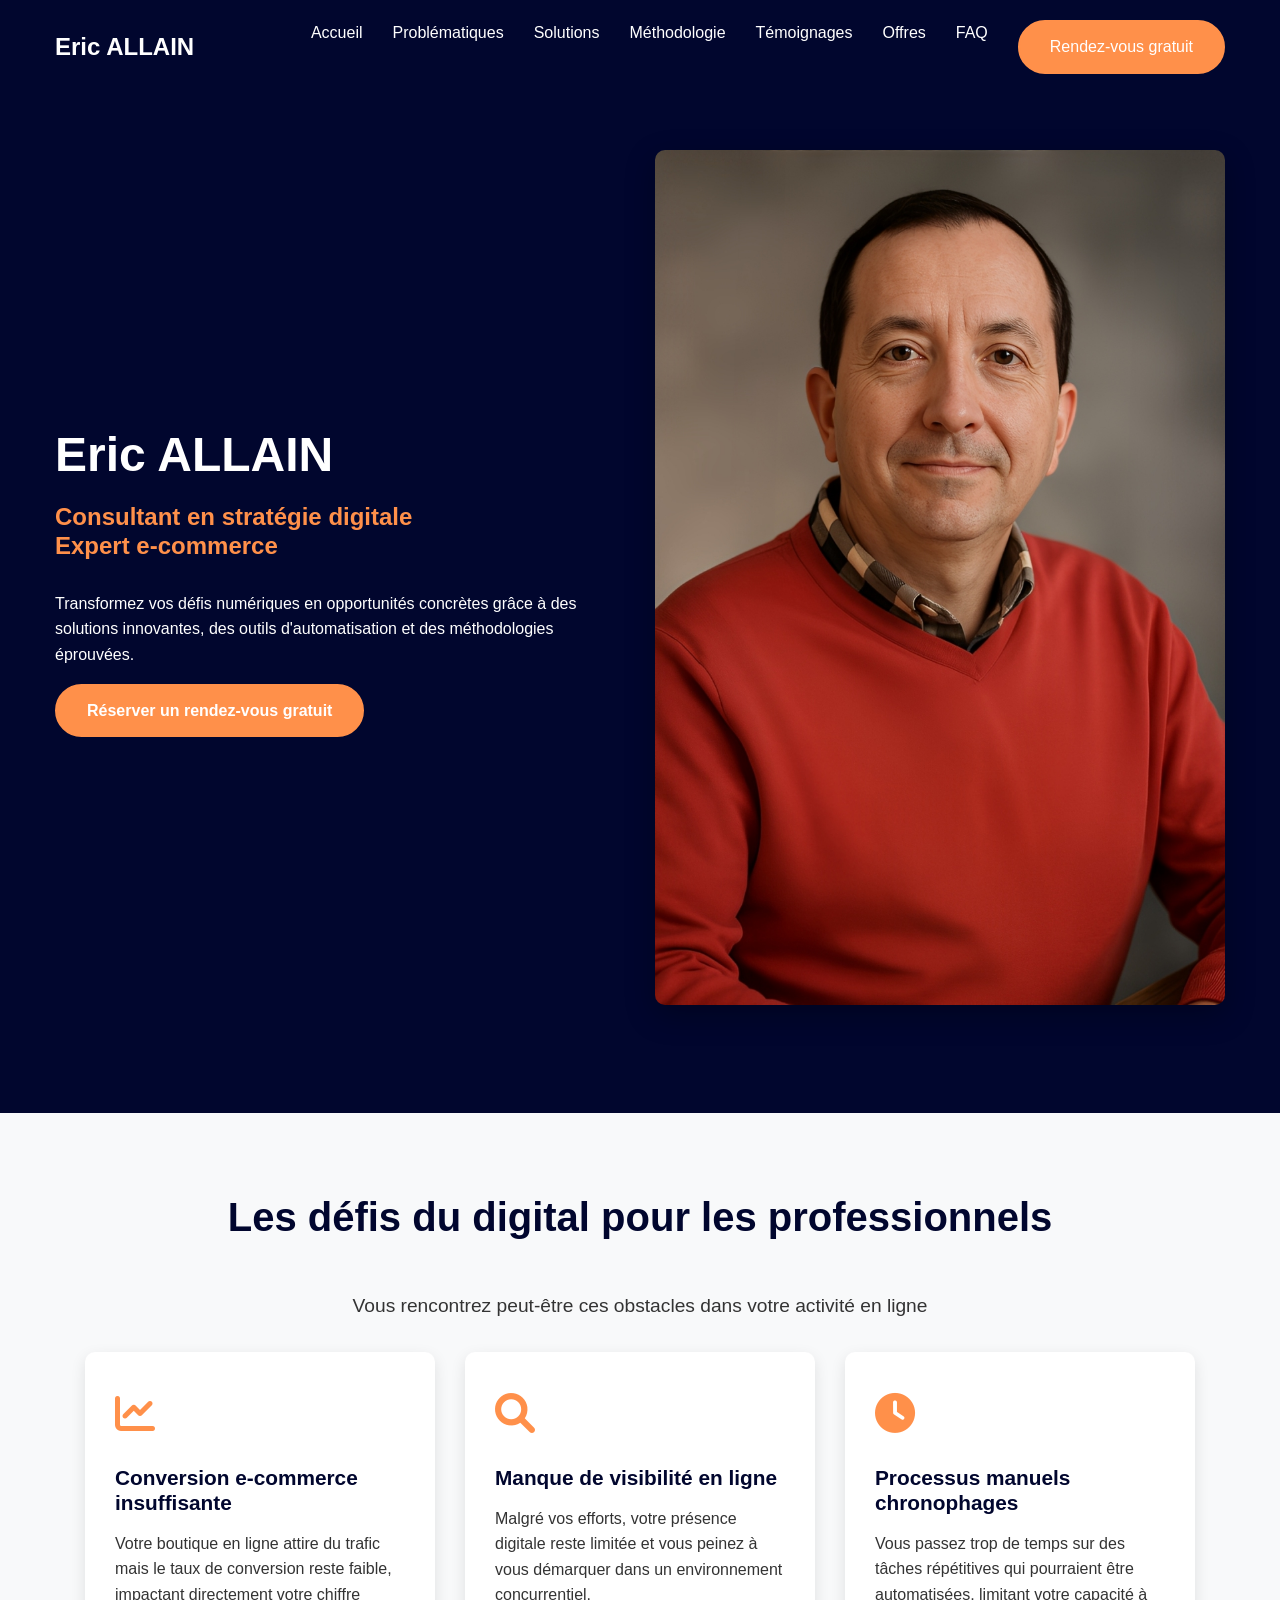
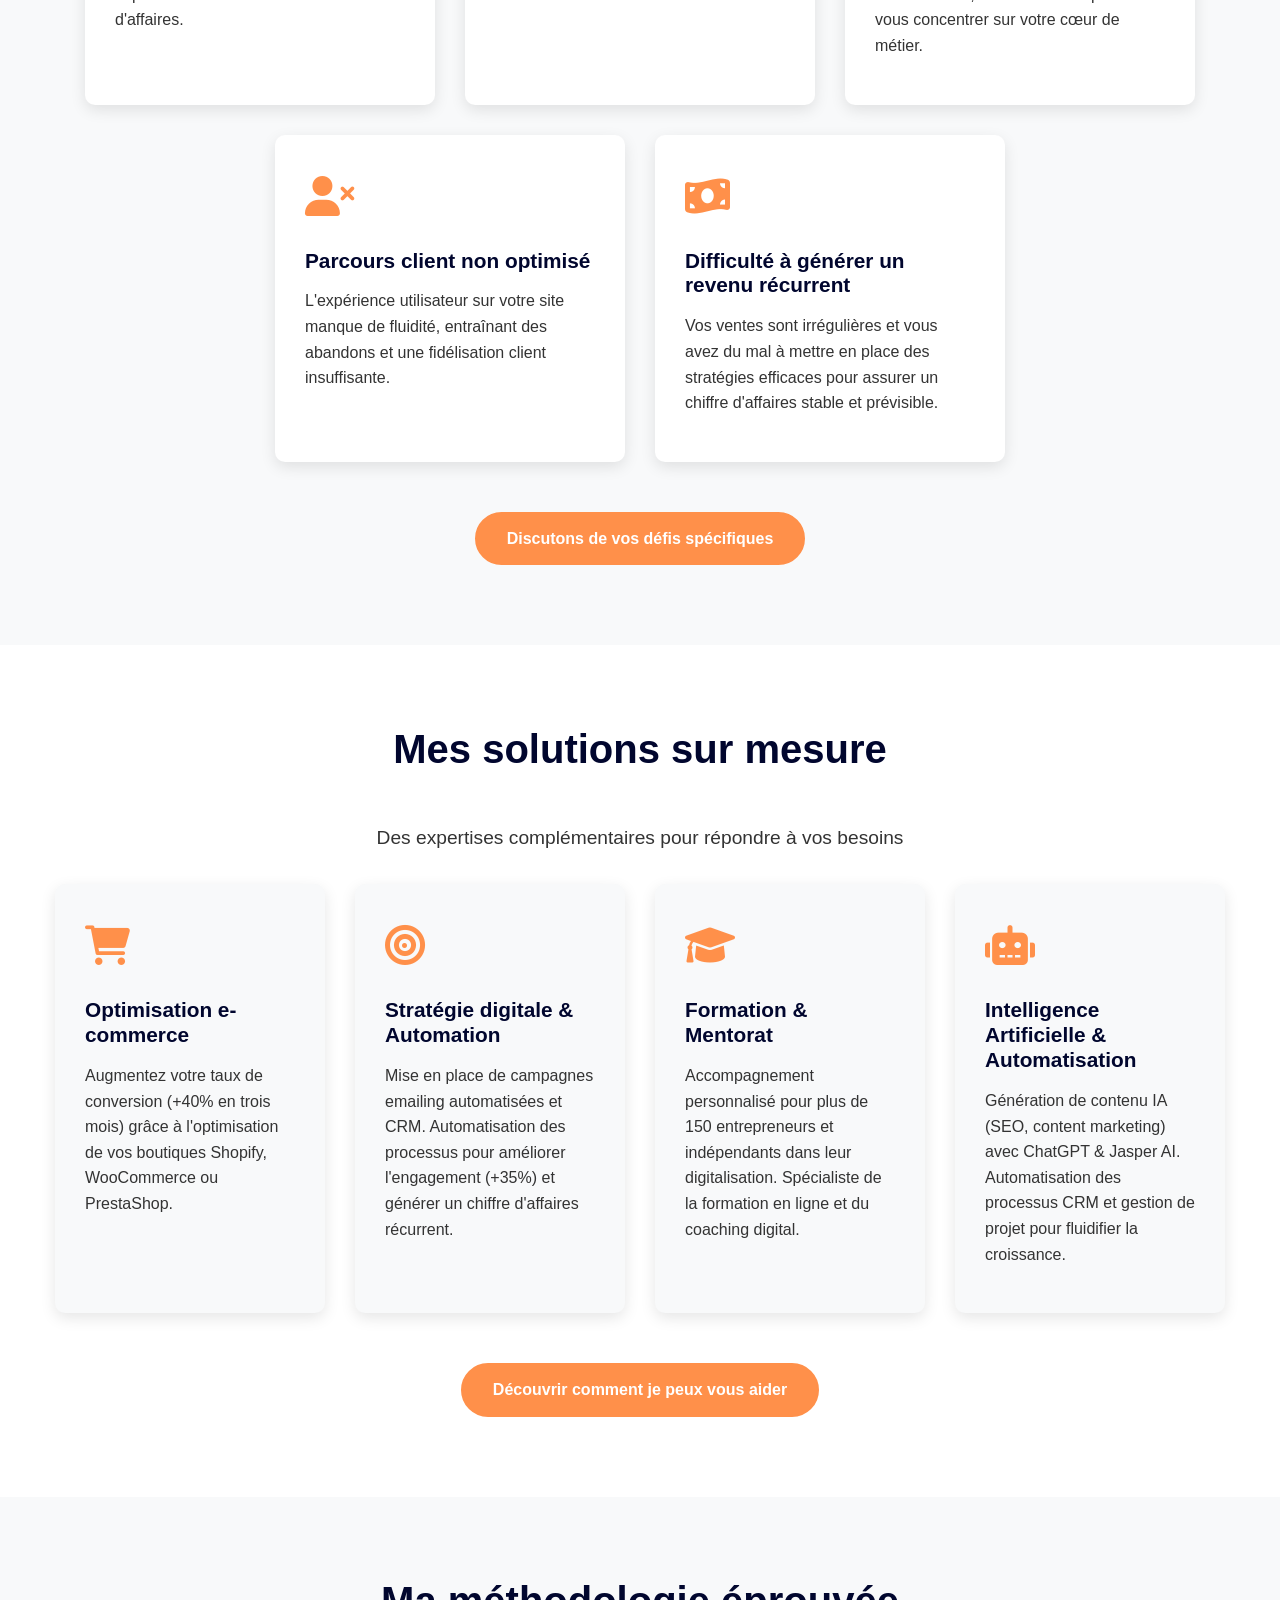
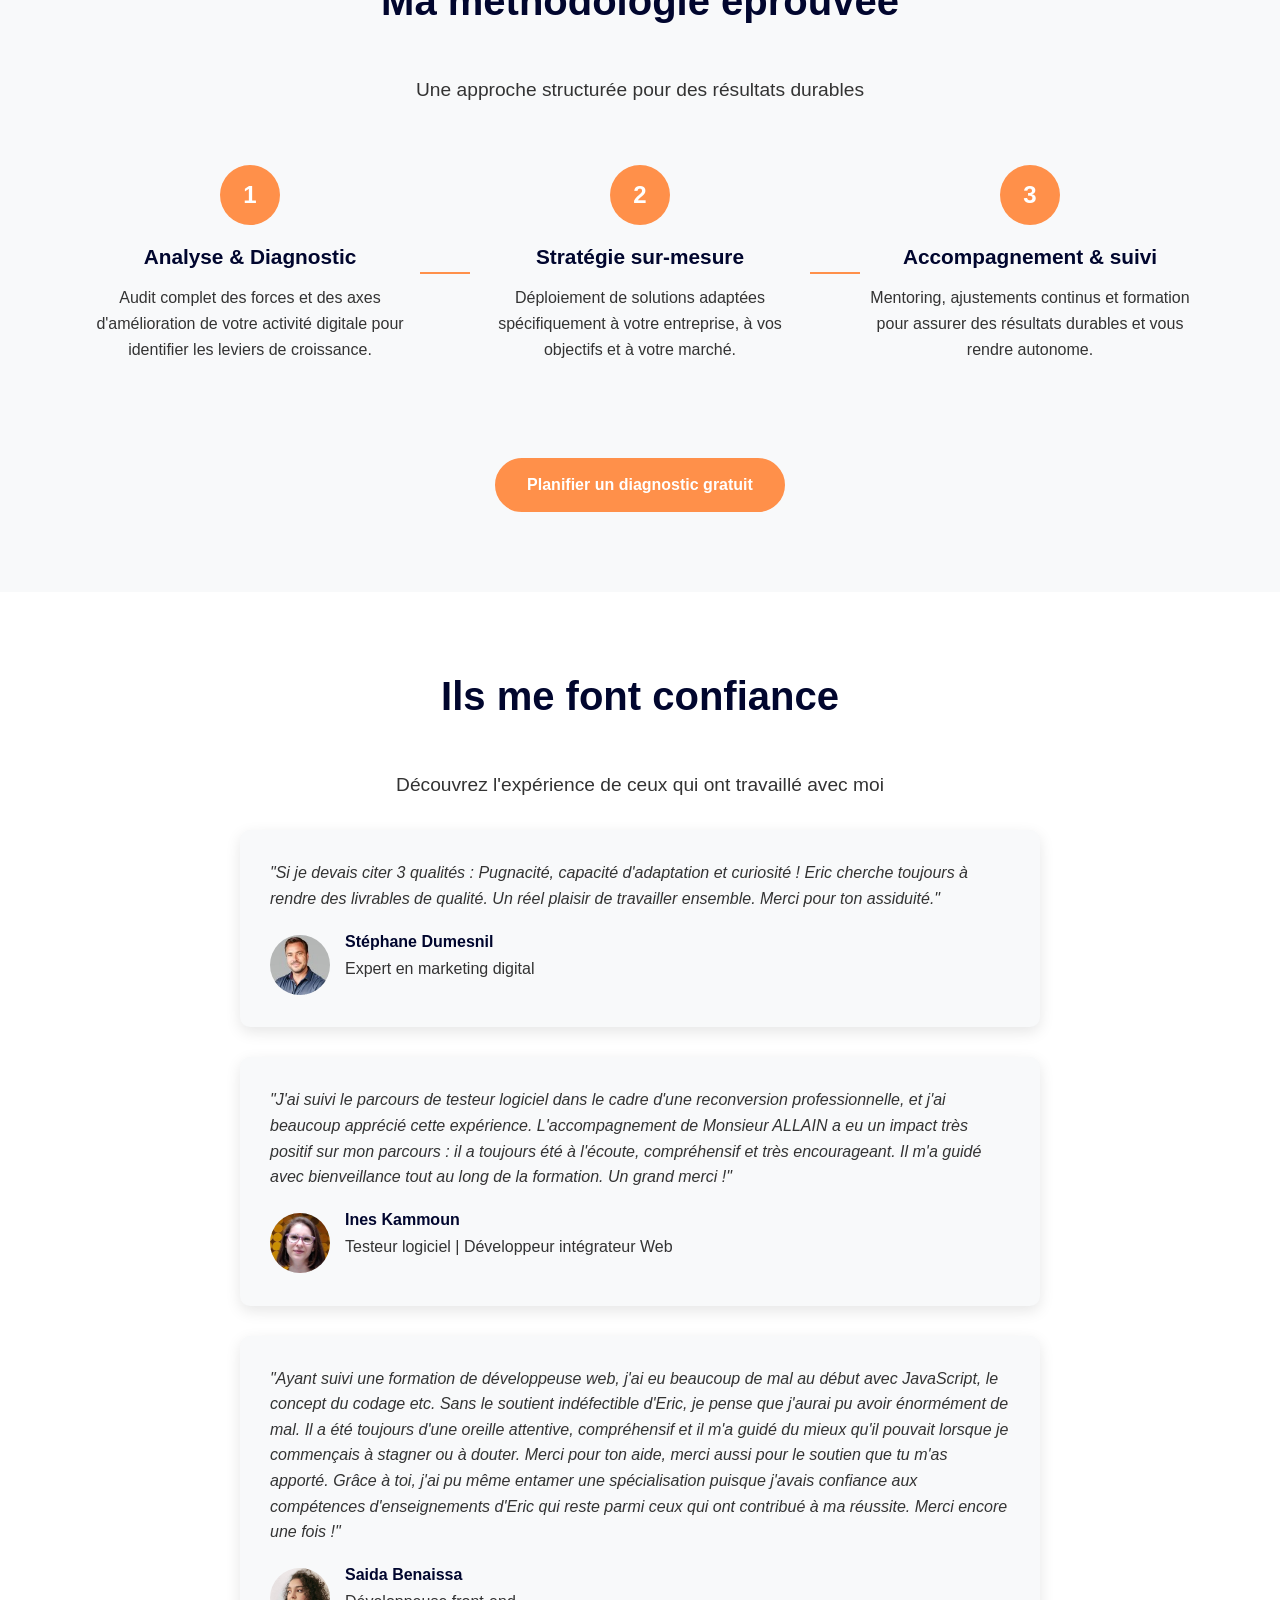
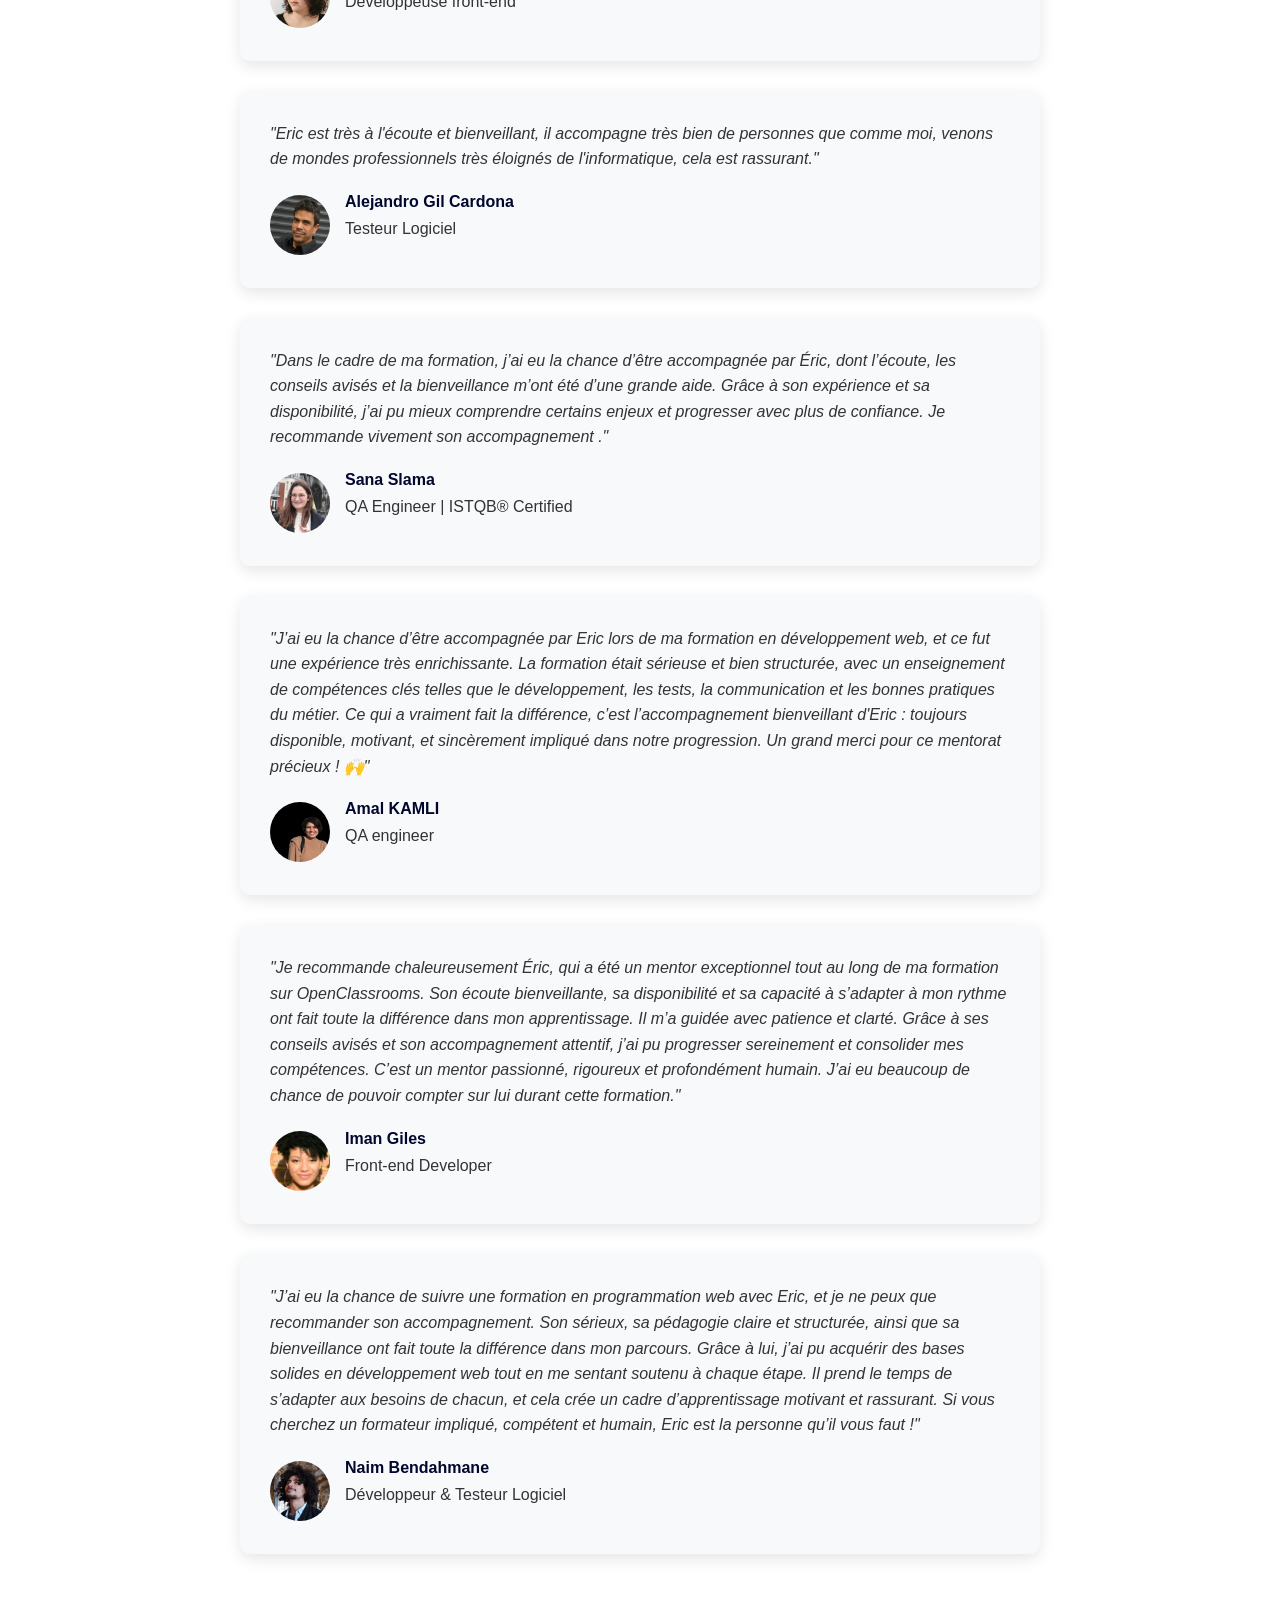
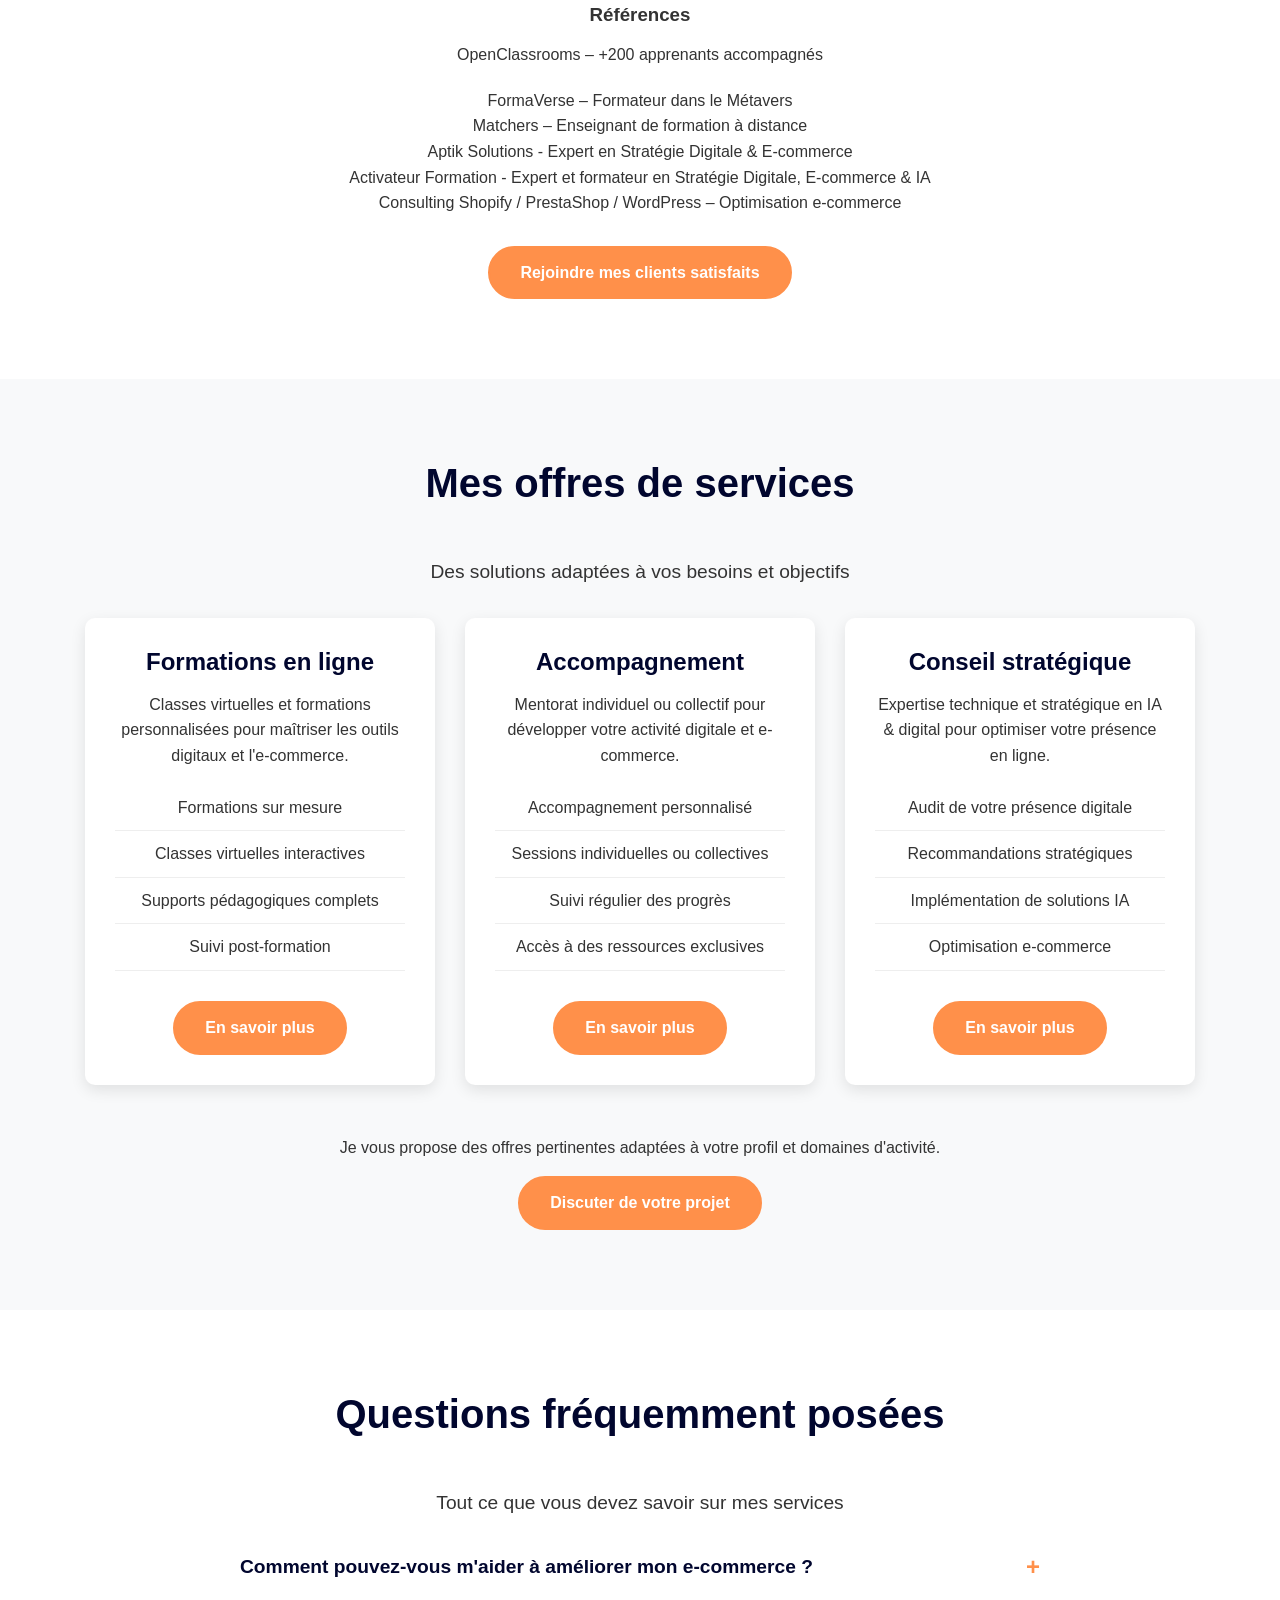
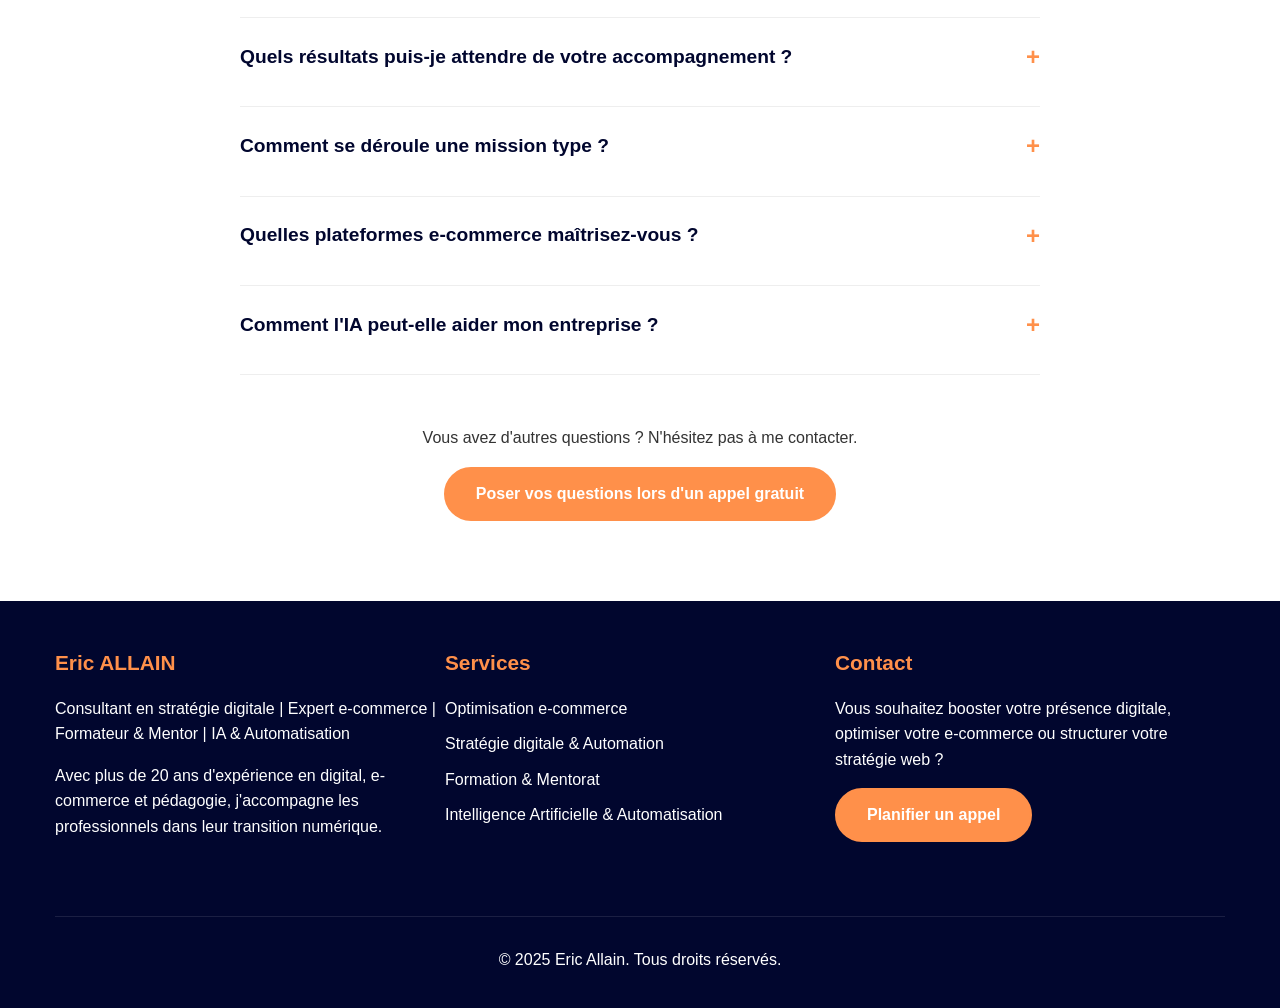
<file: index.html>
<!DOCTYPE html>
<html lang="fr">
<head>
    <meta charset="UTF-8">
    <meta name="viewport" content="width=device-width, initial-scale=1.0">
    <title>Eric Allain - Consultant en stratégie digitale & Expert e-commerce</title>
    <meta name="description" content="Eric Allain, consultant en stratégie digitale, expert e-commerce, formateur et mentor spécialisé en IA et automatisation.">
    <link rel="stylesheet" href="styles.css">
    <link rel="stylesheet" href="https://cdnjs.cloudflare.com/ajax/libs/font-awesome/6.0.0/css/all.min.css">
</head>
<body>
    <!-- Header -->
    <header>
        <div class="container header-container">
            <a href="#" class="logo">Eric ALLAIN</a>
            <nav>
                <ul class="nav-menu">
                    <li class="nav-item"><a href="#hero" class="nav-link">Accueil</a></li>
                    <li class="nav-item"><a href="#problems" class="nav-link">Problématiques</a></li>
                    <li class="nav-item"><a href="#solutions" class="nav-link">Solutions</a></li>
                    <li class="nav-item"><a href="#process" class="nav-link">Méthodologie</a></li>
                    <li class="nav-item"><a href="#testimonials" class="nav-link">Témoignages</a></li>
                    <li class="nav-item"><a href="#pricing" class="nav-link">Offres</a></li>
                    <li class="nav-item"><a href="#faq" class="nav-link">FAQ</a></li>
                    <li class="nav-item"><a href="https://calendly.com/allaineric/decouverte" class="nav-link btn btn-primary" target="_blank">Rendez-vous gratuit</a></li>
                </ul>
                <div class="hamburger">
                    <span class="bar"></span>
                    <span class="bar"></span>
                    <span class="bar"></span>
                </div>
            </nav>
        </div>
    </header>

    <!-- Hero Section -->
    <section id="hero" class="hero">
        <div class="container hero-content">
            <div class="hero-text animate">
                <h1 class="hero-title">Eric ALLAIN</h1>
                <h2 class="hero-subtitle">Consultant en stratégie digitale<br>Expert e-commerce</h2>
                <p>Transformez vos défis numériques en opportunités concrètes grâce à des solutions innovantes, des outils d'automatisation et des méthodologies éprouvées.</p>
                <a href="https://calendly.com/allaineric/decouverte" class="btn btn-primary" target="_blank">Réserver un rendez-vous gratuit</a>
            </div>
            <div class="hero-image animate">
                <img src="images/eric-allain-portrait-pro-2025.jpg" alt="Eric Allain - Consultant en stratégie digitale">
            </div>
        </div>
    </section>

    <!-- Problématiques Section -->
    <section id="problems" class="problems section">
        <div class="container">
            <h2 class="section-title">Les défis du digital pour les professionnels</h2>
            <p class="section-subtitle">Vous rencontrez peut-être ces obstacles dans votre activité en ligne</p>
            
            <div class="problem-cards">
                <div class="problem-card animate">
                    <div class="problem-icon">
                        <i class="fas fa-chart-line"></i>
                    </div>
                    <h3 class="problem-title">Conversion e-commerce insuffisante</h3>
                    <p>Votre boutique en ligne attire du trafic mais le taux de conversion reste faible, impactant directement votre chiffre d'affaires.</p>
                </div>
                
                <div class="problem-card animate">
                    <div class="problem-icon">
                        <i class="fas fa-search"></i>
                    </div>
                    <h3 class="problem-title">Manque de visibilité en ligne</h3>
                    <p>Malgré vos efforts, votre présence digitale reste limitée et vous peinez à vous démarquer dans un environnement concurrentiel.</p>
                </div>
                
                <div class="problem-card animate">
                    <div class="problem-icon">
                        <i class="fas fa-clock"></i>
                    </div>
                    <h3 class="problem-title">Processus manuels chronophages</h3>
                    <p>Vous passez trop de temps sur des tâches répétitives qui pourraient être automatisées, limitant votre capacité à vous concentrer sur votre cœur de métier.</p>
                </div>
                
                <div class="problem-card animate">
                    <div class="problem-icon">
                        <i class="fas fa-user-times"></i>
                    </div>
                    <h3 class="problem-title">Parcours client non optimisé</h3>
                    <p>L'expérience utilisateur sur votre site manque de fluidité, entraînant des abandons et une fidélisation client insuffisante.</p>
                </div>
                
                <div class="problem-card animate">
                    <div class="problem-icon">
                        <i class="fas fa-money-bill-wave"></i>
                    </div>
                    <h3 class="problem-title">Difficulté à générer un revenu récurrent</h3>
                    <p>Vos ventes sont irrégulières et vous avez du mal à mettre en place des stratégies efficaces pour assurer un chiffre d'affaires stable et prévisible.</p>
                </div>
            </div>
            
            <div class="text-center" style="margin-top: 50px; text-align: center;">
                <a href="https://calendly.com/allaineric/decouverte" class="btn btn-primary" target="_blank">Discutons de vos défis spécifiques</a>
            </div>
        </div>
    </section>

    <!-- Solutions Section -->
    <section id="solutions" class="solutions section">
        <div class="container">
            <h2 class="section-title">Mes solutions sur mesure</h2>
            <p class="section-subtitle">Des expertises complémentaires pour répondre à vos besoins</p>
            
            <div class="solution-cards">
                <div class="solution-card animate">
                    <div class="solution-icon">
                        <i class="fas fa-shopping-cart"></i>
                    </div>
                    <h3 class="solution-title">Optimisation e-commerce</h3>
                    <p>Augmentez votre taux de conversion (+40% en trois mois) grâce à l'optimisation de vos boutiques Shopify, WooCommerce ou PrestaShop.</p>
                </div>
                
                <div class="solution-card animate">
                    <div class="solution-icon">
                        <i class="fas fa-bullseye"></i>
                    </div>
                    <h3 class="solution-title">Stratégie digitale & Automation</h3>
                    <p>Mise en place de campagnes emailing automatisées et CRM. Automatisation des processus pour améliorer l'engagement (+35%) et générer un chiffre d'affaires récurrent.</p>
                </div>
                
                <div class="solution-card animate">
                    <div class="solution-icon">
                        <i class="fas fa-graduation-cap"></i>
                    </div>
                    <h3 class="solution-title">Formation & Mentorat</h3>
                    <p>Accompagnement personnalisé pour plus de 150 entrepreneurs et indépendants dans leur digitalisation. Spécialiste de la formation en ligne et du coaching digital.</p>
                </div>
                
                <div class="solution-card animate">
                    <div class="solution-icon">
                        <i class="fas fa-robot"></i>
                    </div>
                    <h3 class="solution-title">Intelligence Artificielle & Automatisation</h3>
                    <p>Génération de contenu IA (SEO, content marketing) avec ChatGPT & Jasper AI. Automatisation des processus CRM et gestion de projet pour fluidifier la croissance.</p>
                </div>
            </div>
            
            <div class="text-center" style="margin-top: 50px; text-align: center;">
                <a href="https://calendly.com/allaineric/decouverte" class="btn btn-primary" target="_blank">Découvrir comment je peux vous aider</a>
            </div>
        </div>
    </section>

    <!-- Process Section -->
    <section id="process" class="process section">
        <div class="container">
            <h2 class="section-title">Ma méthodologie éprouvée</h2>
            <p class="section-subtitle">Une approche structurée pour des résultats durables</p>
            
            <div class="process-steps">
                <div class="process-step animate">
                    <div class="step-number">1</div>
                    <h3 class="step-title">Analyse & Diagnostic</h3>
                    <p>Audit complet des forces et des axes d'amélioration de votre activité digitale pour identifier les leviers de croissance.</p>
                </div>
                
                <div class="process-step animate">
                    <div class="step-number">2</div>
                    <h3 class="step-title">Stratégie sur-mesure</h3>
                    <p>Déploiement de solutions adaptées spécifiquement à votre entreprise, à vos objectifs et à votre marché.</p>
                </div>
                
                <div class="process-step animate">
                    <div class="step-number">3</div>
                    <h3 class="step-title">Accompagnement & suivi</h3>
                    <p>Mentoring, ajustements continus et formation pour assurer des résultats durables et vous rendre autonome.</p>
                </div>
            </div>
            
            <div class="text-center" style="margin-top: 50px; text-align: center;">
                <a href="https://calendly.com/allaineric/decouverte" class="btn btn-primary" target="_blank">Planifier un diagnostic gratuit</a>
            </div>
        </div>
    </section>

    <!-- Testimonials Section -->
    <section id="testimonials" class="testimonials section">
        <div class="container">
            <h2 class="section-title">Ils me font confiance</h2>
            <p class="section-subtitle">Découvrez l'expérience de ceux qui ont travaillé avec moi</p>
            
            <div class="testimonial-container">
                <div class="testimonial animate">
                    <div class="testimonial-content">
                        <p>"Si je devais citer 3 qualités : Pugnacité, capacité d'adaptation et curiosité ! Eric cherche toujours à rendre des livrables de qualité. Un réel plaisir de travailler ensemble. Merci pour ton assiduité."</p>
                    </div>
                    <div class="testimonial-author">
                        <div class="author-image">
                            <img src="images/stephane.jpg" alt="Stéphane Dumesnil">
                        </div>
                        <div class="author-info">
                            <h4>Stéphane Dumesnil</h4>
                            <p>Expert en marketing digital</p>
                        </div>
                    </div>
                </div>
                
                <div class="testimonial animate">
                    <div class="testimonial-content">
                        <p>"J'ai suivi le parcours de testeur logiciel dans le cadre d'une reconversion professionnelle, et j'ai beaucoup apprécié cette expérience. L'accompagnement de Monsieur ALLAIN a eu un impact très positif sur mon parcours : il a toujours été à l'écoute, compréhensif et très encourageant. Il m'a guidé avec bienveillance tout au long de la formation. Un grand merci !"</p>
                    </div>
                    <div class="testimonial-author">
                        <div class="author-image">
                            <img src="images/ines.jpg" alt="Ines KAMMOUN">
                        </div>
                        <div class="author-info">
                            <h4>Ines Kammoun</h4>
                            <p>Testeur logiciel | Développeur intégrateur Web</p>
                        </div>
                    </div>
                </div>
                
                <div class="testimonial animate">
                    <div class="testimonial-content">
                        <p>"Ayant suivi une formation de développeuse web, j'ai eu beaucoup de mal au début avec JavaScript, le concept du codage etc. Sans le soutient indéfectible d'Eric, je pense que j'aurai pu avoir énormément de mal. Il a été toujours d'une oreille attentive, compréhensif et il m'a guidé du mieux qu'il pouvait lorsque je commençais à stagner ou à douter. Merci pour ton aide, merci aussi pour le soutien que tu m'as apporté. Grâce à toi, j'ai pu même entamer une spécialisation puisque j'avais confiance aux compétences d'enseignements d'Eric qui reste parmi ceux qui ont contribué à ma réussite. Merci encore une fois !"</p>
                    </div>
                    <div class="testimonial-author">
                        <div class="author-image">
                            <img src="images/saïda.jpg" alt="Saida Benaissa">
                        </div>
                        <div class="author-info">
                            <h4>Saida Benaissa</h4>
                            <p>Développeuse front-end</p>
                        </div>
                    </div>
                </div>

                <div class="testimonial animate">
                    <div class="testimonial-content">
                        <p>"Eric est très à l'écoute et bienveillant, il accompagne très bien de personnes que comme moi, venons de mondes professionnels très éloignés de l'informatique, cela est rassurant."</p>
                    </div>
                    <div class="testimonial-author">
                        <div class="author-image">
                            <img src="images/alejandro.jpg" alt="Saida Benaissa">
                        </div>
                        <div class="author-info">
                            <h4>Alejandro Gil Cardona</h4>
                            <p>Testeur Logiciel</p>
                        </div>
                    </div>
                </div>

                <div class="testimonial animate">
                    <div class="testimonial-content">
                        <p>"Dans le cadre de ma formation, j’ai eu la chance d’être accompagnée par Éric, dont l’écoute, les conseils avisés et la bienveillance m’ont été d’une grande aide. Grâce à son expérience et sa disponibilité, j’ai pu mieux comprendre certains enjeux et progresser avec plus de confiance. Je recommande vivement son accompagnement ."</p>
                    </div>
                    <div class="testimonial-author">
                        <div class="author-image">
                            <img src="images/sana.jpg" alt="Saida Benaissa">
                        </div>
                        <div class="author-info">
                            <h4>Sana Slama</h4>
                            <p>QA Engineer | ISTQB®️ Certified </p>
                        </div>
                    </div>
                </div>

                <div class="testimonial animate">
                    <div class="testimonial-content">
                        <p>"J’ai eu la chance d’être accompagnée par Eric lors de ma formation en développement web, et ce fut une expérience très enrichissante. La formation était sérieuse et bien structurée, avec un enseignement de compétences clés telles que le développement, les tests, la communication et les bonnes pratiques du métier.
                            Ce qui a vraiment fait la différence, c’est l’accompagnement bienveillant d'Eric : toujours disponible, motivant, et sincèrement impliqué dans notre progression.
                            Un grand merci pour ce mentorat précieux ! 🙌"</p>
                    </div>
                    <div class="testimonial-author">
                        <div class="author-image">
                            <img src="images/amal.jpg" alt="Saida Benaissa">
                        </div>
                        <div class="author-info">
                            <h4>Amal KAMLI</h4>
                            <p>QA engineer</p>
                        </div>
                    </div>
                </div>

                <div class="testimonial animate">
                    <div class="testimonial-content">
                        <p>"Je recommande chaleureusement Éric, qui a été un mentor exceptionnel tout au long de ma formation sur OpenClassrooms. Son écoute bienveillante, sa disponibilité et sa capacité à s’adapter à mon rythme ont fait toute la différence dans mon apprentissage. Il m’a guidée avec patience et clarté.

                            Grâce à ses conseils avisés et son accompagnement attentif, j’ai pu progresser sereinement et consolider mes compétences. C’est un mentor passionné, rigoureux et profondément humain. J’ai eu beaucoup de chance de pouvoir compter sur lui durant cette formation."</p>
                    </div>
                    <div class="testimonial-author">
                        <div class="author-image">
                            <img src="images/imane.png" alt="Saida Benaissa">
                        </div>
                        <div class="author-info">
                            <h4>Iman Giles</h4>
                            <p>Front-end Developer </p>
                        </div>
                    </div>
                </div>

                <div class="testimonial animate">
                    <div class="testimonial-content">
                        <p>"J’ai eu la chance de suivre une formation en programmation web avec Eric, et je ne peux que recommander son accompagnement. Son sérieux, sa pédagogie claire et structurée, ainsi que sa bienveillance ont fait toute la différence dans mon parcours. Grâce à lui, j’ai pu acquérir des bases solides en développement web tout en me sentant soutenu à chaque étape. Il prend le temps de s’adapter aux besoins de chacun, et cela crée un cadre d’apprentissage motivant et rassurant. Si vous cherchez un formateur impliqué, compétent et humain, Eric est la personne qu’il vous faut !"</p>
                    </div>
                    <div class="testimonial-author">
                        <div class="author-image">
                            <img src="images/naim.jpg" alt="Saida Benaissa">
                        </div>
                        <div class="author-info">
                            <h4>Naim Bendahmane</h4>
                            <p>Développeur & Testeur Logiciel</p>
                        </div>
                    </div>
                </div>
            </div>
            
            <div class="references animate">
                <h3>Références</h3>
                <p>OpenClassrooms – +200 apprenants accompagnés</p>
                <ul style="list-style: none; padding: 0; margin: 20px 0; text-align: center;">
                    <li>FormaVerse – Formateur dans le Métavers</li>
                    <li>Matchers – Enseignant de formation à distance</li>
                    <li>Aptik Solutions - Expert en Stratégie Digitale & E-commerce</li>
                    <li>Activateur Formation - Expert et formateur en Stratégie Digitale, E-commerce & IA</li>
                    <li>Consulting Shopify / PrestaShop / WordPress – Optimisation e-commerce</li>
                </ul>
            </div>
            
            <div class="text-center" style="margin-top: 30px; text-align: center;">
                <a href="https://calendly.com/allaineric/decouverte" class="btn btn-primary" target="_blank">Rejoindre mes clients satisfaits</a>
            </div>
        </div>
    </section>

    <!-- Pricing Section -->
    <section id="pricing" class="pricing section">
        <div class="container">
            <h2 class="section-title">Mes offres de services</h2>
            <p class="section-subtitle">Des solutions adaptées à vos besoins et objectifs</p>
            
            <div class="pricing-cards">
                <div class="pricing-card animate">
                    <h3 class="pricing-title">Formations en ligne</h3>
                    <p>Classes virtuelles et formations personnalisées pour maîtriser les outils digitaux et l'e-commerce.</p>
                    <ul class="pricing-features">
                        <li>Formations sur mesure</li>
                        <li>Classes virtuelles interactives</li>
                        <li>Supports pédagogiques complets</li>
                        <li>Suivi post-formation</li>
                    </ul>
                    <a href="https://calendly.com/allaineric/decouverte" class="btn btn-primary" target="_blank">En savoir plus</a>
                </div>
                
                <div class="pricing-card animate">
                    <h3 class="pricing-title">Accompagnement</h3>
                    <p>Mentorat individuel ou collectif pour développer votre activité digitale et e-commerce.</p>
                    <ul class="pricing-features">
                        <li>Accompagnement personnalisé</li>
                        <li>Sessions individuelles ou collectives</li>
                        <li>Suivi régulier des progrès</li>
                        <li>Accès à des ressources exclusives</li>
                    </ul>
                    <a href="https://calendly.com/allaineric/decouverte" class="btn btn-primary" target="_blank">En savoir plus</a>
                </div>
                
                <div class="pricing-card animate">
                    <h3 class="pricing-title">Conseil stratégique</h3>
                    <p>Expertise technique et stratégique en IA & digital pour optimiser votre présence en ligne.</p>
                    <ul class="pricing-features">
                        <li>Audit de votre présence digitale</li>
                        <li>Recommandations stratégiques</li>
                        <li>Implémentation de solutions IA</li>
                        <li>Optimisation e-commerce</li>
                    </ul>
                    <a href="https://calendly.com/allaineric/decouverte" class="btn btn-primary" target="_blank">En savoir plus</a>
                </div>
            </div>
            
            <div class="pricing-info animate" style="text-align: center; margin-top: 50px;">
                <p>Je vous propose des offres pertinentes adaptées à votre profil et domaines d'activité.</p>
                <a href="https://calendly.com/allaineric/decouverte" class="btn btn-primary" target="_blank">Discuter de votre projet</a>
            </div>
        </div>
    </section>

    <!-- FAQ Section -->
    <section id="faq" class="faq section">
        <div class="container">
            <h2 class="section-title">Questions fréquemment posées</h2>
            <p class="section-subtitle">Tout ce que vous devez savoir sur mes services</p>
            
            <div class="faq-container">
                <div class="faq-item animate">
                    <div class="faq-question">Comment pouvez-vous m'aider à améliorer mon e-commerce ?</div>
                    <div class="faq-answer">
                        <p>Je propose une optimisation complète de votre boutique en ligne (Shopify, WooCommerce, PrestaShop) avec un focus sur l'UX/UI et l'optimisation du parcours client. Mes clients constatent en moyenne une augmentation de 40% du taux de conversion en trois mois sur plusieurs projets.</p>
                    </div>
                </div>
                
                <div class="faq-item animate">
                    <div class="faq-question">Quels résultats puis-je attendre de votre accompagnement ?</div>
                    <div class="faq-answer">
                        <p>Mes clients observent généralement une amélioration significative de leur engagement client (+35%) et une augmentation de leur chiffre d'affaires récurrent grâce à l'automatisation des processus et l'optimisation de leur stratégie digitale.</p>
                    </div>
                </div>
                
                <div class="faq-item animate">
                    <div class="faq-question">Comment se déroule une mission type ?</div>
                    <div class="faq-answer">
                        <p>Ma méthodologie se déroule en trois étapes : 1) Analyse & Diagnostic pour identifier les forces et axes d'amélioration, 2) Stratégie sur-mesure avec déploiement de solutions adaptées à votre entreprise, et 3) Accompagnement & suivi avec mentoring et ajustements continus pour assurer des résultats durables.</p>
                    </div>
                </div>
                
                <div class="faq-item animate">
                    <div class="faq-question">Quelles plateformes e-commerce maîtrisez-vous ?</div>
                    <div class="faq-answer">
                        <p>Je suis spécialisé dans l'optimisation des plateformes Shopify, WooCommerce, PrestaShop et WordPress. J'ai une expertise approfondie dans la configuration, l'optimisation et la personnalisation de ces plateformes pour maximiser les conversions et améliorer l'expérience utilisateur.</p>
                    </div>
                </div>
                
                <div class="faq-item animate">
                    <div class="faq-question">Comment l'IA peut-elle aider mon entreprise ?</div>
                    <div class="faq-answer">
                        <p>L'IA peut transformer votre entreprise de multiples façons : génération de contenu optimisé pour le SEO, automatisation des processus CRM, personnalisation de l'expérience client, analyse prédictive des comportements d'achat, et bien plus. Je vous aide à identifier et implémenter les solutions d'IA les plus pertinentes pour votre activité, notamment avec ChatGPT et Jasper AI.</p>
                    </div>
                </div>
            </div>
            
            <div class="text-center" style="margin-top: 50px; text-align: center;">
                <p>Vous avez d'autres questions ? N'hésitez pas à me contacter.</p>
                <a href="https://calendly.com/allaineric/decouverte" class="btn btn-primary" target="_blank">Poser vos questions lors d'un appel gratuit</a>
            </div>
        </div>
    </section>

    <!-- Footer -->
    <footer>
        <div class="container footer-container">
            <div class="footer-section">
                <h3 class="footer-title">Eric ALLAIN</h3>
                <p>Consultant en stratégie digitale | Expert e-commerce | Formateur & Mentor | IA & Automatisation</p>
                <p>Avec plus de 20 ans d'expérience en digital, e-commerce et pédagogie, j'accompagne les professionnels dans leur transition numérique.</p>
            </div>
            
            <div class="footer-section">
                <h3 class="footer-title">Services</h3>
                <ul class="footer-links">
                    <li><a href="#solutions">Optimisation e-commerce</a></li>
                    <li><a href="#solutions">Stratégie digitale & Automation</a></li>
                    <li><a href="#solutions">Formation & Mentorat</a></li>
                    <li><a href="#solutions">Intelligence Artificielle & Automatisation</a></li>
                </ul>
            </div>
            
            <div class="footer-section">
                <h3 class="footer-title">Contact</h3>
                <p>Vous souhaitez booster votre présence digitale, optimiser votre e-commerce ou structurer votre stratégie web ?</p>
                <a href="https://calendly.com/allaineric/decouverte" class="btn btn-primary" target="_blank">Planifier un appel</a>
            </div>
        </div>
        
        <div class="container">
            <div class="copyright">
                <p>&copy; 2025 Eric Allain. Tous droits réservés.</p>
            </div>
        </div>
    </footer>

    <script src="main.js"></script>
<footer-btn></footer-btn>
<script>
    // 定义自定义元素
    class FooterBtn extends HTMLElement {
        constructor() {
            super();
            // 创建 Shadow DOM
            const shadow = this.attachShadow({ mode: 'open' });
            // 创建组件的HTML结构
            const wrapper = document.createElement('div');
            wrapper.setAttribute('class', 'wrapper');
        
            const style = document.createElement('style');
            style.textContent = `
            @keyframes changeWidth {
                0% {
                    width: 150px;
                    background-color: transparent;
                }
                100% {
                    width: 574px;
                    background-color: #fff;
                }
            }

            *,
            *::before,
            *::after {
                box-sizing: border-box;
                margin: 0;
                padding: 0;
                border: unset;
            }

            * {
                line-height: 1.2;
                text-shadow: initial;
                font-family: 'SF Pro', -apple-system, BlinkMacSystemFont, 'Segoe UI', Roboto, Helvetica, Arial, sans-serif;
            }

            a {
                text-decoration: unset;
            }

            .page-footer-mobile {
                z-index: 10000;
                display: none;
                position: absolute;
                right: 16px;
                bottom: 16px;
            }

            .page-footer {
                z-index: 10000;
                display: flex;
                padding: 4px 4px 4px 12px;
                align-items: center;
                gap: 16px;
                position: fixed;
                right: 16px;
                bottom: 16px;
                border-radius: 24px;
                border: 1px solid transparent;
                background: transparent;
                transition: 0.3s;
            }

            .footer-close-btn {
                display: none;
                z-index: 10002;
                cursor: pointer;
                position: absolute;
                right: -3px;
                top: -3px;
            }

            .footer-bg {
                overflow: hidden;
                position: absolute;
                right: 0px;
                bottom: 0px;
                height: 38px;
                width: 150px;
                background-color: transparent;
                border-radius: 24px;
            }

            .tooltip-box {
                display: none;
                transition: 0.3s;
                z-index: 10001;
                align-items: center;
                gap: 1px;
            }

            .tooltip-desc {
                color: #858481;
                /* Label/Primary */
                font-size: 12px;
                font-style: normal;
                font-weight: 400;
                line-height: 16px; /* 133.333% */
            }

            .footer-button {
                z-index: 10001;
                right: 16px;
                bottom: 16px;
                user-select: none;
                cursor: pointer;
                display: flex;
                padding: 5px 10px;
                align-items: center;
                height: 30px;
                gap: 2px;
                transition: 0.3s;
                border-radius: 14px;
                border: 1px solid rgba(0, 0, 0, 0.06);
                background: #1a1a19;
                box-shadow: 0px 0px 0px 1px rgba(0, 0, 0, 0.06), 0px 8px 32px 0px rgba(0, 0, 0, 0.06);
            }

            .footer-logo {
                width: 18px;
                height: 18px;
            }

            .footer-button:hover .create-title {
                opacity: 0.8;
            }

            .footer-button:hover .footer-logo {
                opacity: 0.8;
            }

            .page-footer:hover .footer-close-btn {
                display: block;
            }

            .page-footer:hover .create-title {
                display: block;
            }

            .page-footer:hover .title {
                display: none;
            }

            .page-footer:hover .footer-bg {
                animation: changeWidth 0.3s ease-in-out forwards;
                border: 1px solid rgba(0, 0, 0, 0.06);
                background: #fff;
                box-shadow: 0px 0px 0px 1px rgba(0, 0, 0, 0.06), 0px 8px 32px 0px rgba(0, 0, 0, 0.06);
            }

            .page-footer:hover .tooltip-box {
                position: absolute;
                text-wrap-mode: nowrap;
                display: flex;
                left: 10px;
                top: 9px;
            }

            .tooltip-icon {
                position: relative;
                cursor: pointer;
            }

            .tooltip-dialog {
                display: none;
                position: absolute;
                bottom: 154%;
                left: -10%;
                transform: translateX(-50%);
                padding: 10px;
                border-radius: 12px;
                font-size: 12px;
                line-height: 16px;
                background-color: #171818;
                color: #fff;
                max-width: 280px;
                width: max-content;
            }

            .title {
                color: #fff;
                font-size: 12px;
                font-style: normal;
                font-weight: 400;
                line-height: 16px;
            }

            .create-title {
                display: none;
                color: #fff;
                font-size: 12px;
                font-style: normal;
                font-weight: 400;
            }

            .footer-dialog {
                position: fixed;
                top: 0;
                left: 0;
                width: 100%;
                height: 100%;
                background-color: rgba(0, 0, 0, 0.5);
                display: none;
                justify-content: center;
                align-items: center;
            }

            .dialog-box {
                display: flex;
                width: 358px;
                flex-direction: column;
                align-items: flex-start;
                gap: 8px;
                border-radius: 20px;
                border: 1px solid rgba(255, 255, 255, 0.04);
                background: #fff;

                /* menu/main */
                box-shadow: 0px 0px 0px 1px rgba(0, 0, 0, 0.02), 0px 4px 32px 0px rgba(0, 0, 0, 0.16);
                backdrop-filter: blur(40px);
            }

            .dialog-header {
                display: flex;
                padding: 16px 12px 8px 16px;
                align-items: flex-start;
                gap: 16px;
                align-self: stretch;
            }

            .dialog-header-title {
                flex: 1;
                color: #34322d;
                font-size: 18px;
                font-style: normal;
                font-weight: 600;
            }

            .dialog-body {
                display: flex;
                padding: 0px 16px;
                flex-direction: column;
                align-items: flex-start;
                gap: 12px;
                align-self: stretch;
                color: #535350;
                font-size: 16px;
                font-style: normal;
                font-weight: 400;
                line-height: 24px;
            }

            .dialog-footer {
                display: flex;
                padding: 16px;
                align-items: flex-start;
                gap: 12px;
                align-self: stretch;
            }

            .dialog-footer-button-left {
                display: flex;
                width: 119px;
                min-width: 114px;
                min-height: 48px;
                padding: 12px 24px;
                justify-content: center;
                align-items: center;
                gap: 6px;
                border-radius: 12px;
                background: rgba(55, 53, 47, 0.06);
                color: #34322d;
                font-size: 16px;
                font-style: normal;
                font-weight: 600;
            }

            .dialog-footer-button-right {
                display: flex;
                min-width: 114px;
                min-height: 48px;
                padding: 12px 24px;
                justify-content: center;
                align-items: center;
                gap: 6px;
                flex: 1 0 0;
                border-radius: 12px;
                background: #1a1a19;
                color: #fff;
                font-size: 16px;
                font-style: normal;
                font-weight: 600;
            }

            @media (max-width: 600px) {
                .page-footer {
                    display: none;
                }
                .page-footer-mobile {
                    display: block;
                }
                .footer-button {
                    position: fixed
                }
            }
            `;
            // 将样式和内容添加到Shadow DOM
            shadow.appendChild(style);
            shadow.appendChild(wrapper);

            // 在connectedCallback中设置事件监听器
            this.setupEventListeners(shadow);
        }
        onclickEvent(shadow, domStr, fn) {
            const clickDom = shadow.querySelector(domStr);
            if (clickDom) {
                clickDom.onclick = (event) => {
                    fn(event, clickDom);
                };
            }
        }
        setupEventListeners(shadow) {
            const changeDialogStyle = (displayStatus) => {
                const dialog = shadow.querySelector('.footer-dialog');
                if (dialog) {
                    dialog.style.display = displayStatus;
                }
            };

                        this.onclickEvent(shadow, '.page-footer-mobile .dialog-footer-button-left', () => {
                changeDialogStyle('none');
            });

            this.onclickEvent(shadow, '.page-footer-mobile .dialog-footer-button-right', () => {
                createSite();
            });

            this.onclickEvent(shadow, '.page-footer-mobile .dialog-header-icon', () => {
                changeDialogStyle('none');
            });

            this.onclickEvent(shadow, '.page-footer-mobile .footer-button', () => {
                changeDialogStyle('flex');
            });

            this.onclickEvent(shadow, '.footer-close-btn', () => {
                localStorage.setItem('embedClosed', 'true');
                shadow.querySelector('.page-footer').style.display = 'none';
                shadow.querySelector('.page-footer-mobile').style.display = 'none';
            });

            this.onclickEvent(shadow, '.page-footer-mobile .footer-dialog', (event, dialog) => {
                if (event.target === dialog) {
                    changeDialogStyle('none');
                }
            });

            const tooltipIcon = shadow.querySelector('.tooltip-icon');
            const tooltipDialog = shadow.querySelector('.tooltip-dialog');

            tooltipIcon.addEventListener('mouseenter', function () {
                tooltipDialog.style.display = 'block';
            });

            tooltipIcon.addEventListener('mouseleave', function () {
                tooltipDialog.style.display = 'none';
            });

            if (localStorage.getItem('embedClosed')) {
                shadow.querySelector('.page-footer').style.display = 'none';
                shadow.querySelector('.page-footer-mobile').style.display = 'none';
            }
        }
    }
    // 注册自定义元素
    customElements.define('footer-btn', FooterBtn);
</script>
		<script>
			window.plausible =
				window.plausible ||
				function () {
					(window.plausible.q = window.plausible.q || []).push(arguments);
				};
			plausible('custom-pageview', {
			  props: {
    			domain: window.location.host
  			}
			})
		</script></body>
</html>
</file>
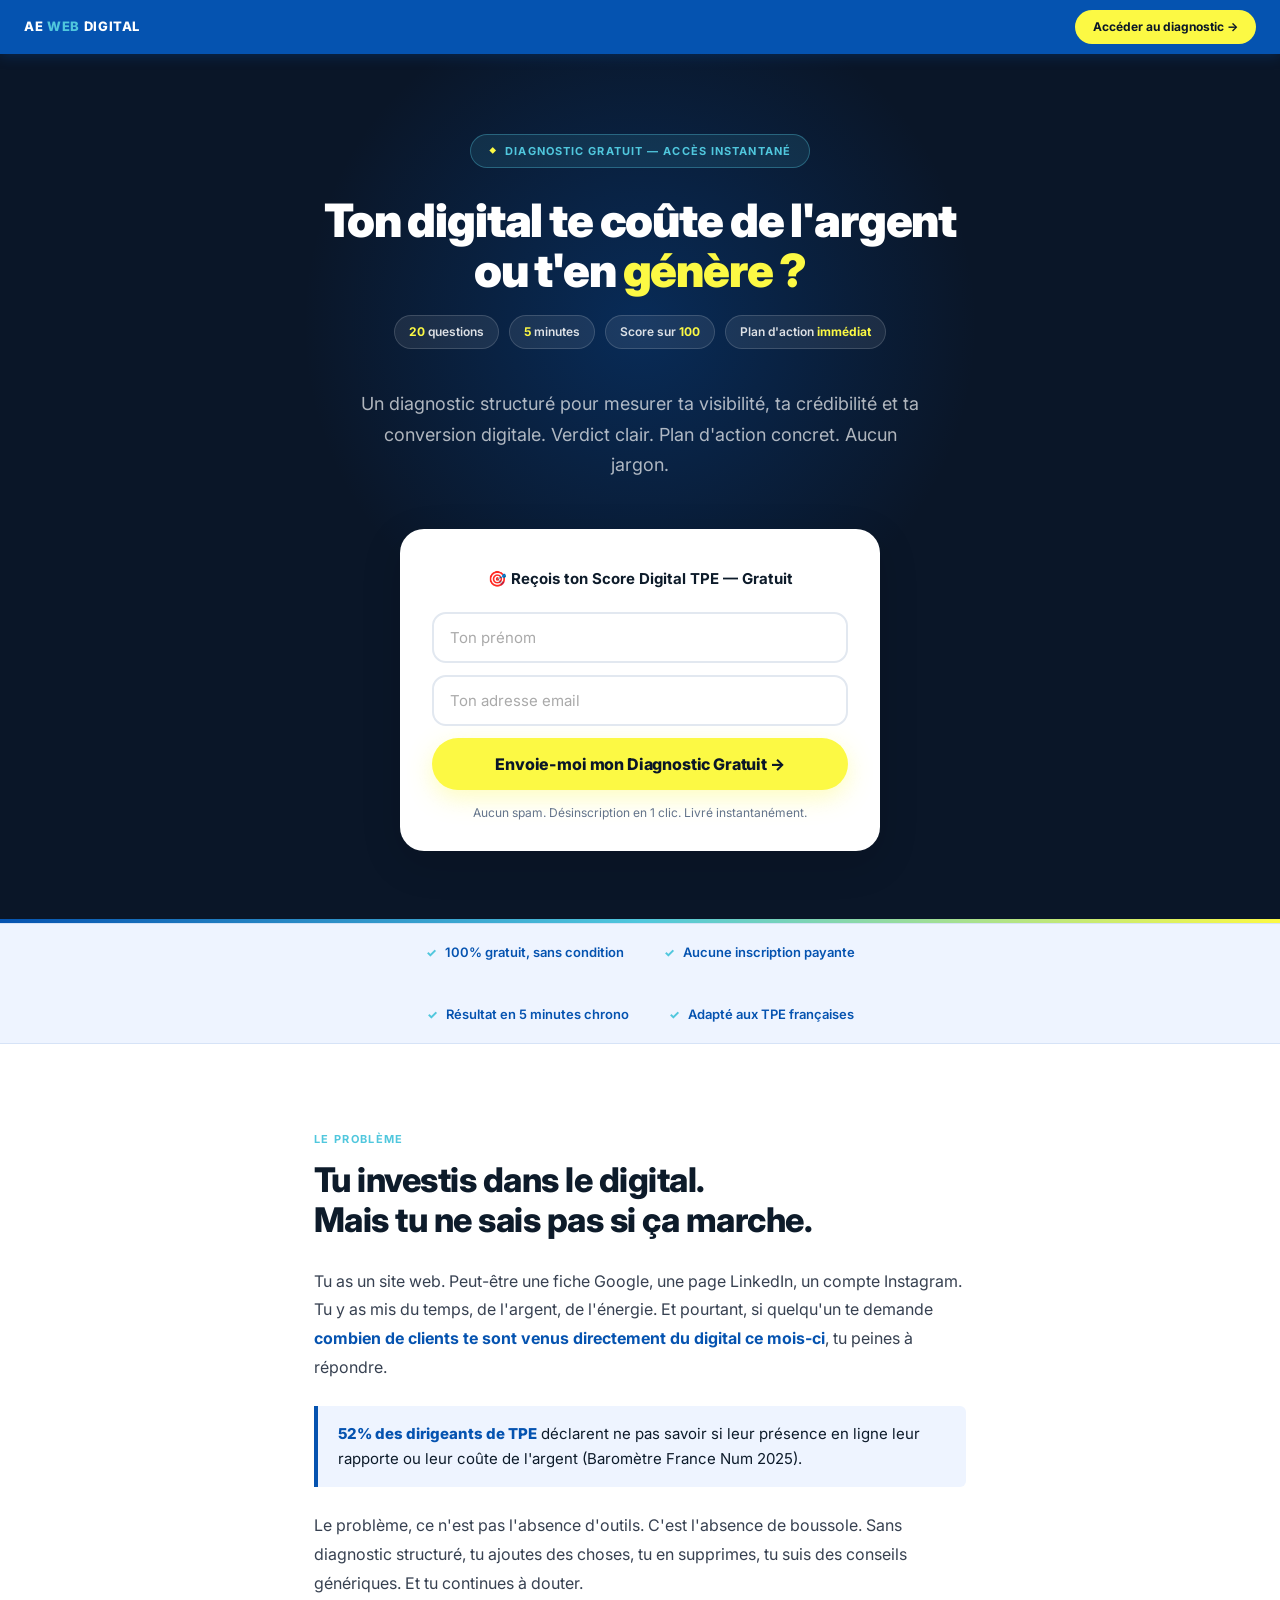
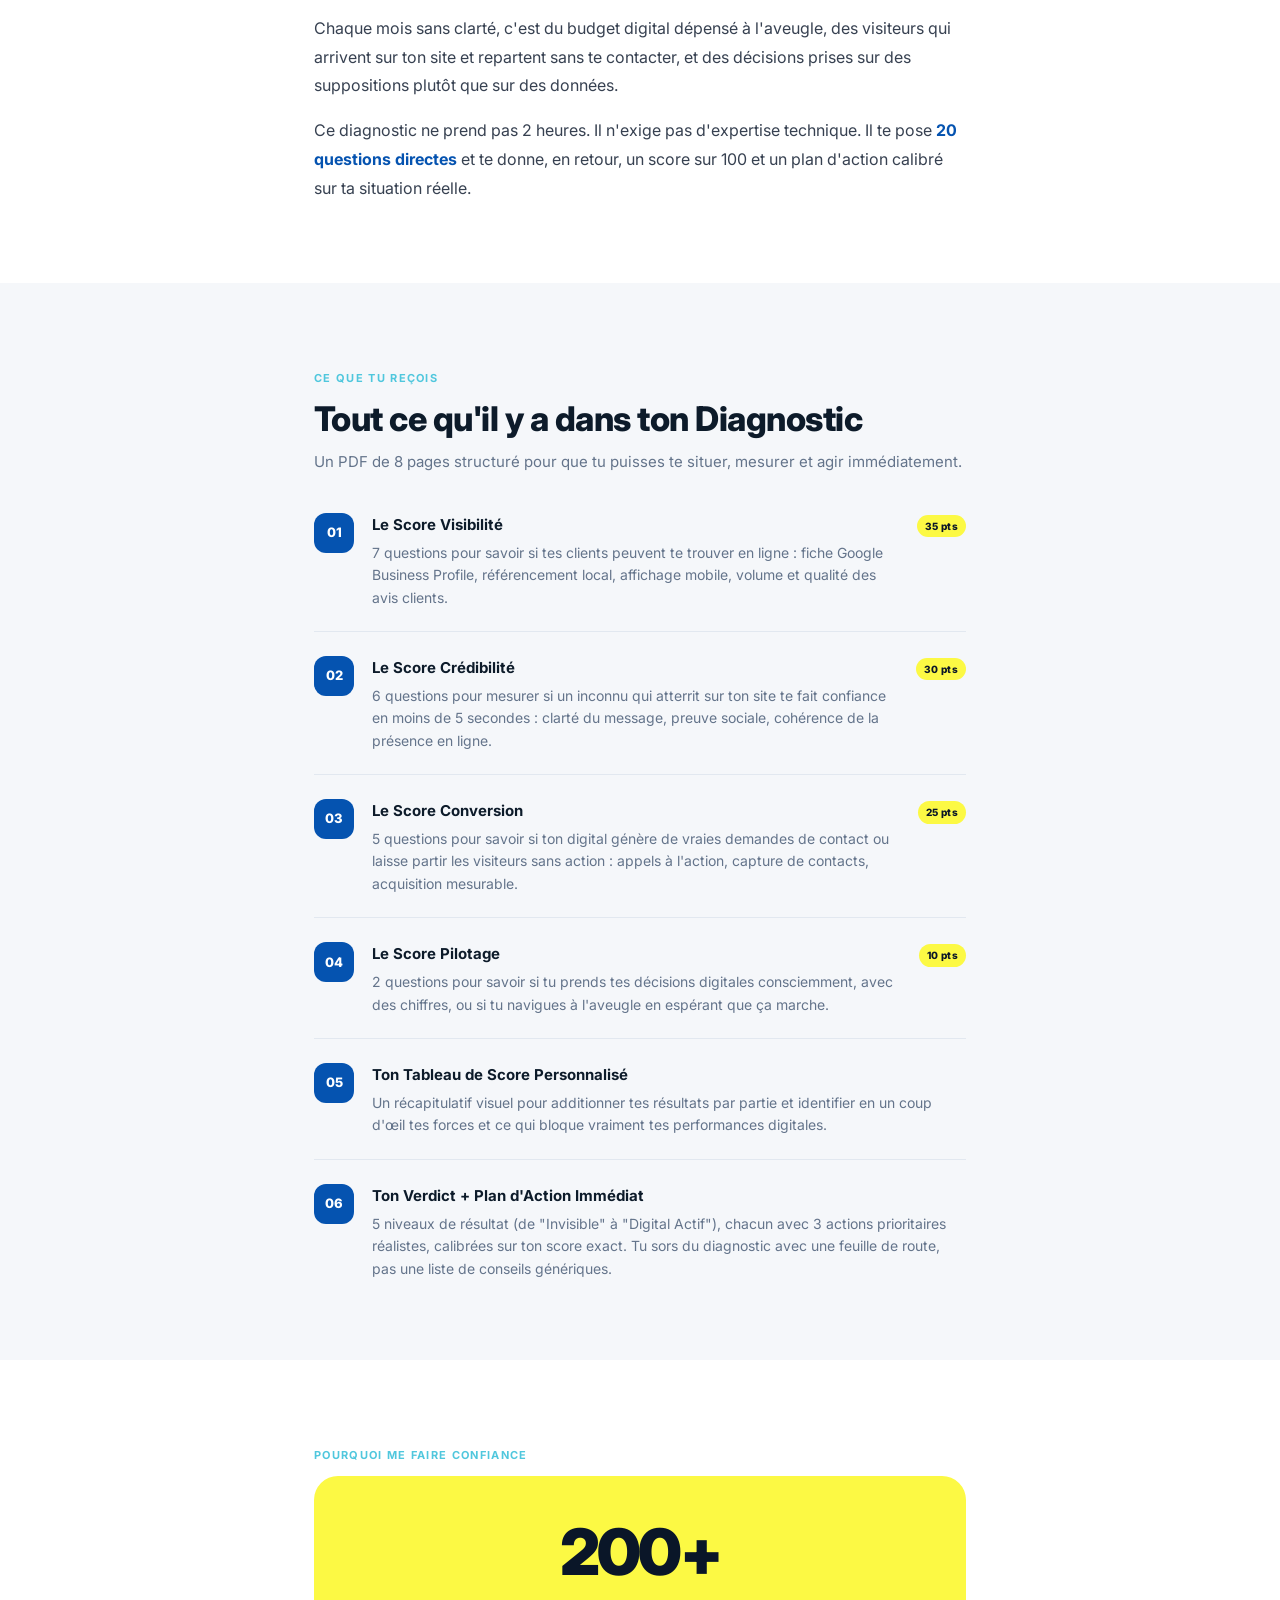
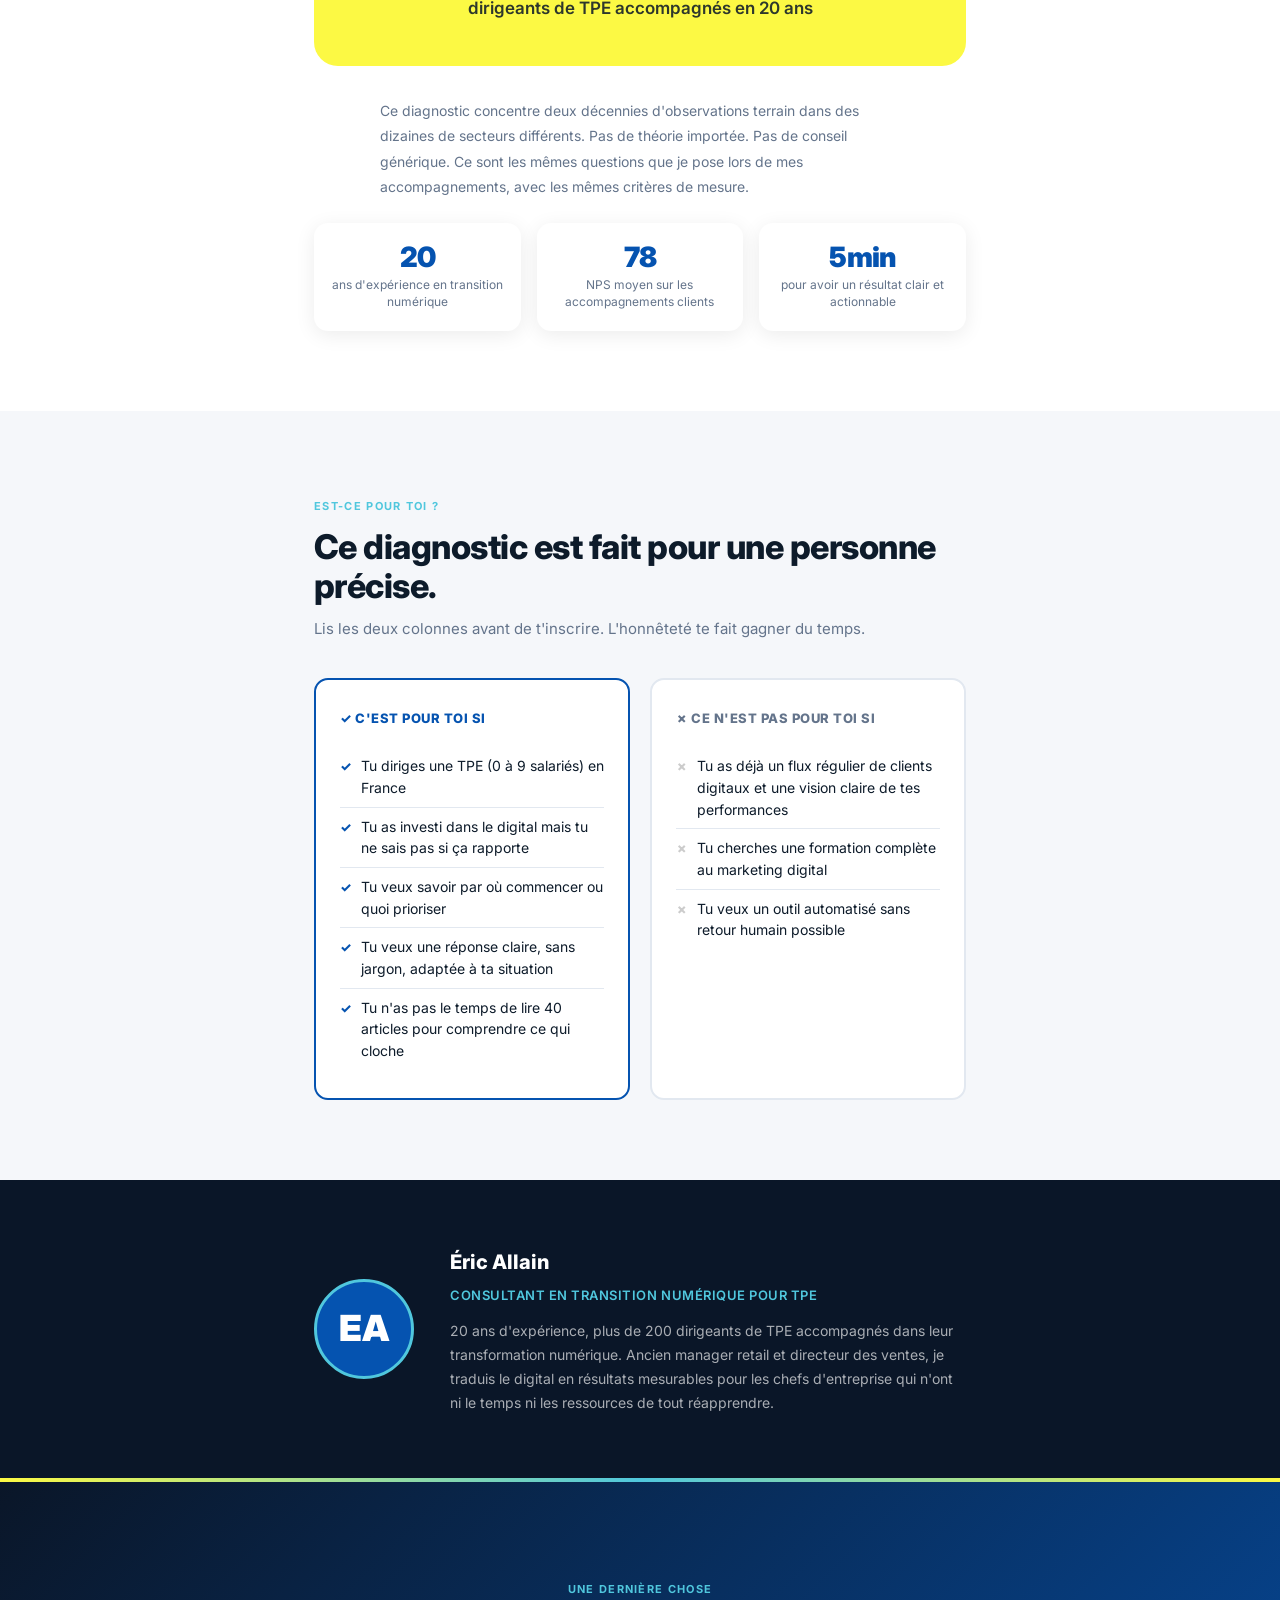
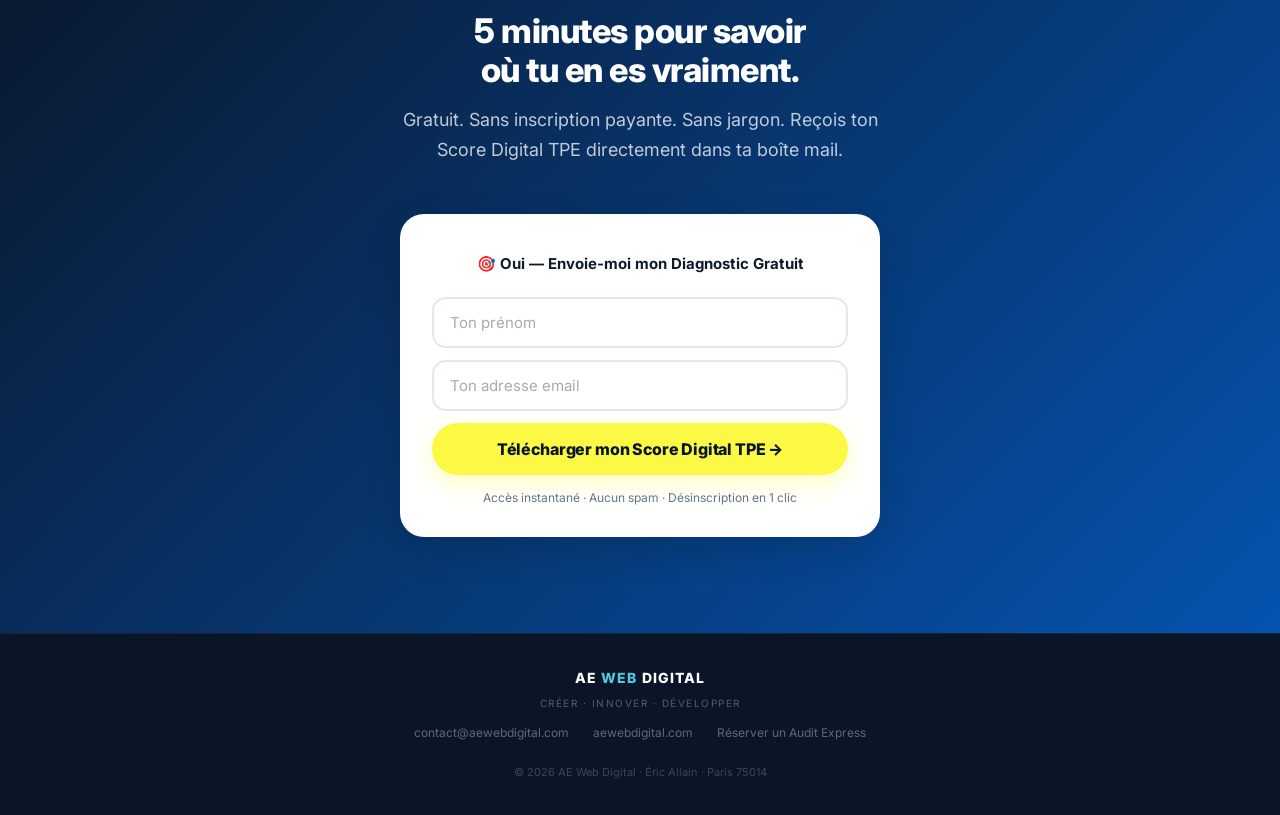
<file: landing-page-score-digital-tpe.html>
<!DOCTYPE html>
<html lang="fr">
<head>
  <meta charset="UTF-8">
  <meta name="viewport" content="width=device-width, initial-scale=1.0">
  <title>Ton Score Digital TPE — Diagnostic Gratuit · Éric Allain · AE Web Digital</title>
  <meta name="description" content="20 questions, 5 minutes, un score sur 100. Sache enfin si ton digital te coûte de l'argent ou t'en génère — diagnostic gratuit pour les dirigeants de TPE.">
  <link rel="preconnect" href="https://fonts.googleapis.com">
  <link href="https://fonts.googleapis.com/css2?family=Inter:wght@300;400;500;600;700;800;900&display=swap" rel="stylesheet">

  <style>
    /* ══════════════════════════════════════════════
       CHARTE AE WEB DIGITAL
    ══════════════════════════════════════════════ */
    :root {
      --blue:        #0553B0;
      --blue-dark:   #0A1628;
      --blue-mid:    #1A6DD0;
      --blue-light:  #EEF4FF;
      --cyan:        #50C7DD;
      --yellow:      #FCF944;
      --yellow-dark: #E8E000;
      --white:       #FFFFFF;
      --off-white:   #F5F7FA;
      --gray-light:  #E2E8F0;
      --gray-text:   #64748B;
      --text-dark:   #0D1B2A;

      --font: 'Inter', -apple-system, sans-serif;

      --radius-sm:   6px;
      --radius-md:   14px;
      --radius-lg:   24px;
      --radius-pill: 9999px;

      --shadow-blue:   0 8px 32px rgba(5,83,176,0.25);
      --shadow-yellow: 0 8px 24px rgba(252,249,68,0.35);
      --shadow-card:   0 4px 20px rgba(0,0,0,0.08);
      --shadow-lift:   0 12px 40px rgba(0,0,0,0.14);
    }

    /* ══════════════════════════════════════════════
       RESET
    ══════════════════════════════════════════════ */
    *, *::before, *::after { box-sizing: border-box; margin: 0; padding: 0; }
    html { scroll-behavior: smooth; }
    body {
      font-family: var(--font);
      font-size: 16px;
      line-height: 1.65;
      color: var(--text-dark);
      background: var(--white);
      -webkit-font-smoothing: antialiased;
    }
    img { max-width: 100%; display: block; }

    /* ══════════════════════════════════════════════
       LAYOUT
    ══════════════════════════════════════════════ */
    .container {
      width: 100%;
      max-width: 700px;
      margin: 0 auto;
      padding: 0 24px;
    }
    .section { padding: 80px 0; }
    .section--alt { background: var(--off-white); }
    .section--dark { background: var(--blue-dark); }
    .section--blue { background: var(--blue); }

    /* ══════════════════════════════════════════════
       BARRE DE NAVIGATION STICKY
    ══════════════════════════════════════════════ */
    .topbar {
      position: sticky;
      top: 0;
      z-index: 100;
      background: var(--blue);
      padding: 10px 24px;
      display: flex;
      align-items: center;
      justify-content: space-between;
      box-shadow: 0 2px 12px rgba(5,83,176,0.3);
    }
    .topbar-brand {
      font-size: 13px;
      font-weight: 800;
      color: var(--white);
      letter-spacing: 0.05em;
      text-transform: uppercase;
    }
    .topbar-brand span { color: var(--cyan); }
    .topbar-cta {
      background: var(--yellow);
      color: var(--blue-dark);
      font-size: 12px;
      font-weight: 700;
      padding: 7px 18px;
      border-radius: var(--radius-pill);
      text-decoration: none;
      transition: transform 0.2s, box-shadow 0.2s;
    }
    .topbar-cta:hover {
      transform: translateY(-1px);
      box-shadow: var(--shadow-yellow);
    }

    /* ══════════════════════════════════════════════
       TYPOGRAPHIE
    ══════════════════════════════════════════════ */
    .label {
      display: inline-block;
      font-size: 11px;
      font-weight: 700;
      letter-spacing: 0.12em;
      text-transform: uppercase;
      color: var(--cyan);
      margin-bottom: 12px;
    }
    .section--dark .label { color: var(--cyan); }
    .section--blue .label { color: var(--yellow); }

    h1 {
      font-size: clamp(28px, 5vw, 46px);
      font-weight: 900;
      line-height: 1.08;
      letter-spacing: -0.025em;
    }
    h2 {
      font-size: clamp(22px, 3.5vw, 34px);
      font-weight: 800;
      line-height: 1.15;
      letter-spacing: -0.015em;
    }
    h3 { font-size: 17px; font-weight: 700; line-height: 1.3; }
    p  { font-size: 16px; line-height: 1.8; }
    .lead { font-size: 18px; line-height: 1.7; }

    .accent-blue   { color: var(--blue); }
    .accent-cyan   { color: var(--cyan); }
    .accent-yellow { color: var(--yellow); }
    .on-dark       { color: var(--white); }

    /* ══════════════════════════════════════════════
       HERO
    ══════════════════════════════════════════════ */
    .hero {
      background: var(--blue-dark);
      padding: 80px 0 72px;
      text-align: center;
      position: relative;
      overflow: hidden;
    }
    .hero::before {
      content: '';
      position: absolute;
      top: -80px; left: 50%;
      transform: translateX(-50%);
      width: 700px; height: 700px;
      background: radial-gradient(circle, rgba(5,83,176,0.35) 0%, transparent 68%);
      pointer-events: none;
    }
    .hero::after {
      content: '';
      position: absolute;
      bottom: 0; left: 0; right: 0;
      height: 4px;
      background: linear-gradient(90deg, var(--blue), var(--cyan), var(--yellow));
    }
    .hero-badge {
      display: inline-flex;
      align-items: center;
      gap: 8px;
      background: rgba(80,199,221,0.12);
      border: 1px solid rgba(80,199,221,0.35);
      color: var(--cyan);
      font-size: 11px;
      font-weight: 700;
      letter-spacing: 0.1em;
      text-transform: uppercase;
      padding: 7px 18px;
      border-radius: var(--radius-pill);
      margin-bottom: 28px;
    }
    .hero-badge::before { content: '◆'; font-size: 7px; color: var(--yellow); }
    .hero h1 {
      color: var(--white);
      margin-bottom: 20px;
    }
    .hero h1 em {
      font-style: normal;
      color: var(--yellow);
    }
    .hero .lead {
      color: rgba(255,255,255,0.68);
      max-width: 560px;
      margin: 0 auto 48px;
    }

    /* ══════════════════════════════════════════════
       CARTE OPT-IN
    ══════════════════════════════════════════════ */
    .optin-card {
      background: var(--white);
      border-radius: var(--radius-lg);
      padding: 36px 32px 28px;
      box-shadow: var(--shadow-lift);
      max-width: 480px;
      margin: 0 auto;
    }
    .optin-card__title {
      font-size: 15px;
      font-weight: 700;
      text-align: center;
      color: var(--text-dark);
      margin-bottom: 20px;
    }
    .field {
      width: 100%;
      padding: 14px 16px;
      border: 2px solid var(--gray-light);
      border-radius: var(--radius-md);
      font-family: var(--font);
      font-size: 15px;
      margin-bottom: 12px;
      outline: none;
      color: var(--text-dark);
      transition: border-color 0.2s, box-shadow 0.2s;
    }
    .field::placeholder { color: #aaa; }
    .field:focus {
      border-color: var(--blue);
      box-shadow: 0 0 0 3px rgba(5,83,176,0.1);
    }
    .btn {
      display: flex;
      align-items: center;
      justify-content: center;
      gap: 8px;
      width: 100%;
      padding: 16px 24px;
      border: none;
      border-radius: var(--radius-pill);
      font-family: var(--font);
      font-size: 16px;
      font-weight: 800;
      cursor: pointer;
      transition: all 0.22s cubic-bezier(0.16,1,0.3,1);
      text-decoration: none;
      letter-spacing: -0.01em;
    }
    .btn--yellow {
      background: var(--yellow);
      color: var(--blue-dark);
      box-shadow: var(--shadow-yellow);
    }
    .btn--yellow:hover {
      background: var(--yellow-dark);
      transform: translateY(-2px);
      box-shadow: 0 12px 36px rgba(252,249,68,0.45);
    }
    .btn--yellow:active { transform: translateY(0); }
    .btn--blue {
      background: var(--blue);
      color: var(--white);
      box-shadow: var(--shadow-blue);
    }
    .btn--blue:hover {
      background: var(--blue-mid);
      transform: translateY(-2px);
    }
    .optin-micro {
      text-align: center;
      font-size: 12px;
      color: var(--gray-text);
      margin-top: 12px;
    }
    .optin-micro svg {
      display: inline;
      vertical-align: middle;
      margin-right: 4px;
      opacity: 0.6;
    }

    /* Score preview in hero */
    .score-chips {
      display: flex;
      justify-content: center;
      gap: 10px;
      margin-bottom: 40px;
      flex-wrap: wrap;
    }
    .score-chip {
      background: rgba(255,255,255,0.08);
      border: 1px solid rgba(255,255,255,0.15);
      color: rgba(255,255,255,0.85);
      font-size: 12px;
      font-weight: 600;
      padding: 6px 14px;
      border-radius: var(--radius-pill);
    }
    .score-chip strong { color: var(--yellow); }

    /* ══════════════════════════════════════════════
       SECTION PROBLÈME
    ══════════════════════════════════════════════ */
    .problem h2 { margin-bottom: 28px; color: var(--text-dark); }
    .problem p  { color: #374151; margin-bottom: 16px; }
    .problem p:last-child { margin-bottom: 0; }
    .problem strong { color: var(--blue); }

    .stat-inline {
      background: var(--blue-light);
      border-left: 4px solid var(--blue);
      border-radius: 0 var(--radius-sm) var(--radius-sm) 0;
      padding: 16px 20px;
      margin: 24px 0;
      font-size: 15px;
      color: var(--text-dark);
    }
    .stat-inline strong { color: var(--blue); font-weight: 800; }

    /* ══════════════════════════════════════════════
       FEATURES
    ══════════════════════════════════════════════ */
    .features h2 { margin-bottom: 10px; }
    .features-sub { color: var(--gray-text); margin-bottom: 36px; font-size: 15px; }
    .feature-list { list-style: none; }
    .feature-item {
      display: flex;
      gap: 18px;
      align-items: flex-start;
      padding: 22px 0;
      border-bottom: 1px solid var(--gray-light);
    }
    .feature-item:first-child { padding-top: 0; }
    .feature-item:last-child  { border-bottom: none; padding-bottom: 0; }
    .feature-num {
      flex-shrink: 0;
      width: 40px; height: 40px;
      background: var(--blue);
      color: var(--white);
      border-radius: 12px;
      display: flex;
      align-items: center;
      justify-content: center;
      font-weight: 800;
      font-size: 13px;
      margin-top: 2px;
    }
    .feature-pts {
      flex-shrink: 0;
      background: var(--yellow);
      color: var(--blue-dark);
      font-size: 10px;
      font-weight: 800;
      padding: 3px 8px;
      border-radius: var(--radius-pill);
      align-self: flex-start;
      margin-top: 4px;
      letter-spacing: 0.03em;
    }
    .feature-body { flex: 1; }
    .feature-name {
      font-weight: 700;
      font-size: 15px;
      color: var(--text-dark);
      margin-bottom: 4px;
    }
    .feature-desc {
      font-size: 14px;
      color: var(--gray-text);
      line-height: 1.6;
      margin: 0;
    }

    /* ══════════════════════════════════════════════
       SOCIAL PROOF
    ══════════════════════════════════════════════ */
    .proof-box {
      background: var(--yellow);
      border-radius: var(--radius-lg);
      padding: 44px 36px;
      text-align: center;
      margin-bottom: 32px;
    }
    .proof-stat {
      font-size: 64px;
      font-weight: 900;
      color: var(--blue-dark);
      line-height: 1;
      letter-spacing: -0.04em;
    }
    .proof-label {
      font-size: 17px;
      font-weight: 600;
      color: var(--blue-dark);
      margin-top: 10px;
      opacity: 0.85;
    }
    .proof-detail {
      font-size: 14px;
      color: var(--gray-text);
      margin-top: 20px;
      max-width: 520px;
      margin-left: auto;
      margin-right: auto;
    }

    .proof-stats-row {
      display: grid;
      grid-template-columns: repeat(3, 1fr);
      gap: 16px;
      margin-top: 24px;
    }
    .proof-mini {
      background: var(--white);
      border-radius: var(--radius-md);
      padding: 20px 14px;
      text-align: center;
      box-shadow: var(--shadow-card);
    }
    .proof-mini-num {
      font-size: 28px;
      font-weight: 900;
      color: var(--blue);
      letter-spacing: -0.03em;
      line-height: 1;
    }
    .proof-mini-label {
      font-size: 12px;
      color: var(--gray-text);
      margin-top: 6px;
      line-height: 1.4;
    }

    /* ══════════════════════════════════════════════
       FOR / NOT FOR
    ══════════════════════════════════════════════ */
    .for-section h2 { margin-bottom: 10px; }
    .for-sub { color: var(--gray-text); margin-bottom: 36px; font-size: 15px; }
    .for-grid {
      display: grid;
      grid-template-columns: 1fr 1fr;
      gap: 20px;
    }
    .for-card {
      border-radius: var(--radius-md);
      padding: 28px 24px;
      border: 2px solid var(--gray-light);
      background: var(--white);
    }
    .for-card--yes { border-color: var(--blue); }
    .for-card__head {
      font-weight: 800;
      font-size: 13px;
      letter-spacing: 0.04em;
      text-transform: uppercase;
      margin-bottom: 18px;
    }
    .for-card--yes .for-card__head { color: var(--blue); }
    .for-card--no  .for-card__head { color: var(--gray-text); }
    .for-list { list-style: none; }
    .for-list li {
      font-size: 14px;
      line-height: 1.55;
      padding: 8px 0;
      display: flex;
      gap: 10px;
      align-items: flex-start;
      border-bottom: 1px solid var(--gray-light);
    }
    .for-list li:last-child { border-bottom: none; }
    .for-list li::before {
      flex-shrink: 0;
      margin-top: 1px;
      font-weight: 800;
      font-size: 13px;
    }
    .for-card--yes .for-list li::before { content: "✓"; color: var(--blue); }
    .for-card--no  .for-list li::before { content: "✗"; color: #ccc; }

    /* ══════════════════════════════════════════════
       AUTEUR
    ══════════════════════════════════════════════ */
    .author-section {
      background: var(--blue-dark);
      padding: 64px 0;
    }
    .author-inner {
      display: flex;
      gap: 36px;
      align-items: center;
    }
    .author-avatar {
      flex-shrink: 0;
      width: 100px; height: 100px;
      border-radius: 50%;
      background: var(--blue);
      display: flex;
      align-items: center;
      justify-content: center;
      font-size: 36px;
      font-weight: 900;
      color: var(--white);
      border: 3px solid var(--cyan);
      overflow: hidden;
    }
    .author-avatar img {
      width: 100%;
      height: 100%;
      object-fit: cover;
    }
    .author-name {
      font-size: 20px;
      font-weight: 800;
      color: var(--white);
      margin-bottom: 4px;
    }
    .author-title {
      font-size: 13px;
      color: var(--cyan);
      font-weight: 600;
      letter-spacing: 0.04em;
      text-transform: uppercase;
      margin-bottom: 12px;
    }
    .author-bio {
      font-size: 14px;
      color: rgba(255,255,255,0.65);
      line-height: 1.7;
    }

    /* ══════════════════════════════════════════════
       CTA FINAL
    ══════════════════════════════════════════════ */
    .final-cta {
      background: linear-gradient(135deg, var(--blue-dark) 0%, var(--blue) 100%);
      padding: 96px 0;
      text-align: center;
      position: relative;
      overflow: hidden;
    }
    .final-cta::before {
      content: '';
      position: absolute;
      top: 0; left: 0; right: 0;
      height: 4px;
      background: linear-gradient(90deg, var(--yellow), var(--cyan), var(--yellow));
    }
    .final-cta h2 { color: var(--white); margin-bottom: 16px; }
    .final-cta .lead {
      color: rgba(255,255,255,0.75);
      margin: 0 auto 48px;
      max-width: 500px;
    }

    /* ══════════════════════════════════════════════
       FOOTER
    ══════════════════════════════════════════════ */
    .footer {
      background: var(--blue-dark);
      border-top: 1px solid rgba(255,255,255,0.06);
      padding: 32px 0;
      text-align: center;
    }
    .footer-logo {
      font-size: 14px;
      font-weight: 800;
      color: var(--white);
      letter-spacing: 0.08em;
      text-transform: uppercase;
      margin-bottom: 6px;
    }
    .footer-logo span { color: var(--cyan); }
    .footer-tagline {
      font-size: 10px;
      letter-spacing: 0.15em;
      text-transform: uppercase;
      color: rgba(255,255,255,0.3);
      margin-bottom: 12px;
    }
    .footer-links { display: flex; justify-content: center; gap: 24px; flex-wrap: wrap; }
    .footer-links a {
      font-size: 12px;
      color: rgba(255,255,255,0.35);
      text-decoration: none;
      transition: color 0.2s;
    }
    .footer-links a:hover { color: var(--cyan); }

    /* ══════════════════════════════════════════════
       BANDE GARANTIE
    ══════════════════════════════════════════════ */
    .trust-strip {
      background: var(--blue-light);
      border-top: 1px solid rgba(5,83,176,0.1);
      border-bottom: 1px solid rgba(5,83,176,0.1);
      padding: 18px 0;
    }
    .trust-inner {
      display: flex;
      justify-content: center;
      gap: 40px;
      flex-wrap: wrap;
    }
    .trust-item {
      display: flex;
      align-items: center;
      gap: 8px;
      font-size: 13px;
      font-weight: 600;
      color: var(--blue);
    }
    .trust-item::before {
      content: '✓';
      font-size: 12px;
      color: var(--cyan);
      font-weight: 800;
    }

    /* ══════════════════════════════════════════════
       ANIMATIONS
    ══════════════════════════════════════════════ */
    @keyframes fadeUp {
      from { opacity: 0; transform: translateY(20px); }
      to   { opacity: 1; transform: translateY(0); }
    }
    .hero-badge   { animation: fadeUp 0.5s cubic-bezier(0.16,1,0.3,1) 0.1s both; }
    .hero h1      { animation: fadeUp 0.6s cubic-bezier(0.16,1,0.3,1) 0.2s both; }
    .score-chips  { animation: fadeUp 0.6s cubic-bezier(0.16,1,0.3,1) 0.28s both; }
    .hero .lead   { animation: fadeUp 0.6s cubic-bezier(0.16,1,0.3,1) 0.32s both; }
    .optin-card   { animation: fadeUp 0.7s cubic-bezier(0.16,1,0.3,1) 0.4s both; }

    /* ══════════════════════════════════════════════
       RESPONSIVE
    ══════════════════════════════════════════════ */
    @media (max-width: 640px) {
      .section  { padding: 56px 0; }
      .hero     { padding: 64px 0 56px; }
      .final-cta { padding: 72px 0; }
      .optin-card { padding: 28px 20px 22px; }
      .for-grid { grid-template-columns: 1fr; }
      .proof-stats-row { grid-template-columns: 1fr 1fr; }
      .author-inner { flex-direction: column; text-align: center; }
      .author-avatar { margin: 0 auto; }
      .trust-inner { gap: 16px; }
      .topbar-brand { font-size: 11px; }
    }

    @media (max-width: 380px) {
      .proof-stats-row { grid-template-columns: 1fr; }
    }
  </style>
</head>
<body>

  <!-- ══ BARRE DE NAVIGATION ══════════════════════════ -->
  <nav class="topbar">
    <div class="topbar-brand">AE <span>WEB</span> DIGITAL</div>
    <a href="#cta-final" class="topbar-cta">Accéder au diagnostic →</a>
  </nav>

  <!-- ══ HERO ══════════════════════════════════════════ -->
  <section class="hero">
    <div class="container">
      <div class="hero-badge">Diagnostic gratuit — Accès instantané</div>
      <h1 class="on-dark">
        Ton digital te coûte de l'argent<br>
        ou t'en <em>génère&nbsp;?</em>
      </h1>
      <div class="score-chips">
        <span class="score-chip"><strong>20</strong> questions</span>
        <span class="score-chip"><strong>5</strong> minutes</span>
        <span class="score-chip">Score sur <strong>100</strong></span>
        <span class="score-chip">Plan d'action <strong>immédiat</strong></span>
      </div>
      <p class="lead on-dark">
        Un diagnostic structuré pour mesurer ta visibilité, ta crédibilité et ta conversion digitale.
        Verdict clair. Plan d'action concret. Aucun jargon.
      </p>

      <!-- ══ FORMULAIRE BREVO — Hero ══════════════════════════════════════════
           ÉTAPES DE CONFIGURATION :
           1. Brevo → Contacts → Formulaires → Créer un formulaire
           2. Nommer : "Score Digital TPE"
           3. Champs : Prénom (FIRSTNAME) + Email (EMAIL)
           4. Liste de destination : "Score Digital TPE"
           5. URL de succès : URL de cette page + "?merci=1"
           6. Récupérer l'URL d'action dans Brevo (format : https://sibforms.com/serve/XXXX)
           7. Remplacer https://2d4ab6c8.sibforms.com/serve/[base64] ci-dessous par cette URL
           ══════════════════════════════════════════════════════════════════════ -->
      <div class="optin-card">
        <p class="optin-card__title">🎯 Reçois ton Score Digital TPE — Gratuit</p>
        <form action="https://2d4ab6c8.sibforms.com/serve/[base64]" method="POST" target="_blank">
          <input type="text"  name="FIRSTNAME" class="field" placeholder="Ton prénom">
          <input type="email" name="EMAIL"     class="field" placeholder="Ton adresse email" required>
          <input type="hidden" name="email_address_check" value="">
          <input type="hidden" name="locale" value="fr">
          <button type="submit" class="btn btn--yellow">Envoie-moi mon Diagnostic Gratuit →</button>
        </form>
        <p class="optin-micro">
          Aucun spam. Désinscription en 1 clic. Livré instantanément.
        </p>
      </div>
    </div>
  </section>

  <!-- ══ BANDE CONFIANCE ════════════════════════════════ -->
  <div class="trust-strip">
    <div class="container">
      <div class="trust-inner">
        <div class="trust-item">100% gratuit, sans condition</div>
        <div class="trust-item">Aucune inscription payante</div>
        <div class="trust-item">Résultat en 5 minutes chrono</div>
        <div class="trust-item">Adapté aux TPE françaises</div>
      </div>
    </div>
  </div>

  <!-- ══ PROBLÈME ══════════════════════════════════════ -->
  <section class="section problem">
    <div class="container">
      <span class="label">Le problème</span>
      <h2>Tu investis dans le digital.<br>Mais tu ne sais pas si ça marche.</h2>

      <p>
        Tu as un site web. Peut-être une fiche Google, une page LinkedIn, un compte Instagram.
        Tu y as mis du temps, de l'argent, de l'énergie. Et pourtant, si quelqu'un te demande
        <strong>combien de clients te sont venus directement du digital ce mois-ci</strong>, tu peines à répondre.
      </p>

      <div class="stat-inline">
        <strong>52% des dirigeants de TPE</strong> déclarent ne pas savoir si leur présence en ligne
        leur rapporte ou leur coûte de l'argent (Baromètre France Num 2025).
      </div>

      <p>
        Le problème, ce n'est pas l'absence d'outils. C'est l'absence de boussole.
        Sans diagnostic structuré, tu ajoutes des choses, tu en supprimes, tu suis des conseils génériques.
        Et tu continues à douter.
      </p>

      <p>
        Chaque mois sans clarté, c'est du budget digital dépensé à l'aveugle,
        des visiteurs qui arrivent sur ton site et repartent sans te contacter,
        et des décisions prises sur des suppositions plutôt que sur des données.
      </p>

      <p>
        Ce diagnostic ne prend pas 2 heures. Il n'exige pas d'expertise technique.
        Il te pose <strong>20 questions directes</strong> et te donne, en retour,
        un score sur 100 et un plan d'action calibré sur ta situation réelle.
      </p>
    </div>
  </section>

  <!-- ══ FEATURES ═══════════════════════════════════════ -->
  <section class="section section--alt features">
    <div class="container">
      <span class="label">Ce que tu reçois</span>
      <h2>Tout ce qu'il y a dans ton Diagnostic</h2>
      <p class="features-sub">Un PDF de 8 pages structuré pour que tu puisses te situer, mesurer et agir immédiatement.</p>

      <ul class="feature-list">
        <li class="feature-item">
          <div class="feature-num">01</div>
          <div class="feature-body">
            <p class="feature-name">Le Score Visibilité</p>
            <p class="feature-desc">7 questions pour savoir si tes clients peuvent te trouver en ligne : fiche Google Business Profile, référencement local, affichage mobile, volume et qualité des avis clients.</p>
          </div>
          <div class="feature-pts">35 pts</div>
        </li>
        <li class="feature-item">
          <div class="feature-num">02</div>
          <div class="feature-body">
            <p class="feature-name">Le Score Crédibilité</p>
            <p class="feature-desc">6 questions pour mesurer si un inconnu qui atterrit sur ton site te fait confiance en moins de 5 secondes : clarté du message, preuve sociale, cohérence de la présence en ligne.</p>
          </div>
          <div class="feature-pts">30 pts</div>
        </li>
        <li class="feature-item">
          <div class="feature-num">03</div>
          <div class="feature-body">
            <p class="feature-name">Le Score Conversion</p>
            <p class="feature-desc">5 questions pour savoir si ton digital génère de vraies demandes de contact ou laisse partir les visiteurs sans action : appels à l'action, capture de contacts, acquisition mesurable.</p>
          </div>
          <div class="feature-pts">25 pts</div>
        </li>
        <li class="feature-item">
          <div class="feature-num">04</div>
          <div class="feature-body">
            <p class="feature-name">Le Score Pilotage</p>
            <p class="feature-desc">2 questions pour savoir si tu prends tes décisions digitales consciemment, avec des chiffres, ou si tu navigues à l'aveugle en espérant que ça marche.</p>
          </div>
          <div class="feature-pts">10 pts</div>
        </li>
        <li class="feature-item">
          <div class="feature-num">05</div>
          <div class="feature-body">
            <p class="feature-name">Ton Tableau de Score Personnalisé</p>
            <p class="feature-desc">Un récapitulatif visuel pour additionner tes résultats par partie et identifier en un coup d'œil tes forces et ce qui bloque vraiment tes performances digitales.</p>
          </div>
        </li>
        <li class="feature-item">
          <div class="feature-num">06</div>
          <div class="feature-body">
            <p class="feature-name">Ton Verdict + Plan d'Action Immédiat</p>
            <p class="feature-desc">5 niveaux de résultat (de "Invisible" à "Digital Actif"), chacun avec 3 actions prioritaires réalistes, calibrées sur ton score exact. Tu sors du diagnostic avec une feuille de route, pas une liste de conseils génériques.</p>
          </div>
        </li>
      </ul>
    </div>
  </section>

  <!-- ══ SOCIAL PROOF ═══════════════════════════════════ -->
  <section class="section">
    <div class="container">
      <span class="label">Pourquoi me faire confiance</span>

      <div class="proof-box">
        <div class="proof-stat">200+</div>
        <div class="proof-label">dirigeants de TPE accompagnés en 20 ans</div>
      </div>

      <p class="proof-detail">
        Ce diagnostic concentre deux décennies d'observations terrain dans des dizaines de secteurs différents.
        Pas de théorie importée. Pas de conseil générique. Ce sont les mêmes questions que je pose
        lors de mes accompagnements, avec les mêmes critères de mesure.
      </p>

      <div class="proof-stats-row">
        <div class="proof-mini">
          <div class="proof-mini-num">20</div>
          <div class="proof-mini-label">ans d'expérience en transition numérique</div>
        </div>
        <div class="proof-mini">
          <div class="proof-mini-num">78</div>
          <div class="proof-mini-label">NPS moyen sur les accompagnements clients</div>
        </div>
        <div class="proof-mini">
          <div class="proof-mini-num">5min</div>
          <div class="proof-mini-label">pour avoir un résultat clair et actionnable</div>
        </div>
      </div>
    </div>
  </section>

  <!-- ══ FOR / NOT FOR ══════════════════════════════════ -->
  <section class="section section--alt for-section">
    <div class="container">
      <span class="label">Est-ce pour toi ?</span>
      <h2>Ce diagnostic est fait pour une personne précise.</h2>
      <p class="for-sub">Lis les deux colonnes avant de t'inscrire. L'honnêteté te fait gagner du temps.</p>

      <div class="for-grid">
        <div class="for-card for-card--yes">
          <div class="for-card__head">✓ C'est pour toi si</div>
          <ul class="for-list">
            <li>Tu diriges une TPE (0 à 9 salariés) en France</li>
            <li>Tu as investi dans le digital mais tu ne sais pas si ça rapporte</li>
            <li>Tu veux savoir par où commencer ou quoi prioriser</li>
            <li>Tu veux une réponse claire, sans jargon, adaptée à ta situation</li>
            <li>Tu n'as pas le temps de lire 40 articles pour comprendre ce qui cloche</li>
          </ul>
        </div>
        <div class="for-card for-card--no">
          <div class="for-card__head">✗ Ce n'est pas pour toi si</div>
          <ul class="for-list">
            <li>Tu as déjà un flux régulier de clients digitaux et une vision claire de tes performances</li>
            <li>Tu cherches une formation complète au marketing digital</li>
            <li>Tu veux un outil automatisé sans retour humain possible</li>
          </ul>
        </div>
      </div>
    </div>
  </section>

  <!-- ══ AUTEUR ══════════════════════════════════════════ -->
  <section class="author-section">
    <div class="container">
      <div class="author-inner">
        <div class="author-avatar">
          <img src="https://allaineric.github.io/aewebdigital/Eric-Allain-bureau-avril-2026.png"
               alt="Éric Allain"
               onerror="this.style.display='none';this.parentNode.innerHTML='EA'">
        </div>
        <div>
          <p class="author-name">Éric Allain</p>
          <p class="author-title">Consultant en transition numérique pour TPE</p>
          <p class="author-bio">
            20 ans d'expérience, plus de 200 dirigeants de TPE accompagnés dans leur transformation numérique.
            Ancien manager retail et directeur des ventes, je traduis le digital en résultats mesurables
            pour les chefs d'entreprise qui n'ont ni le temps ni les ressources de tout réapprendre.
          </p>
        </div>
      </div>
    </div>
  </section>

  <!-- ══ CTA FINAL ══════════════════════════════════════ -->
  <section class="final-cta" id="cta-final">
    <div class="container">
      <span class="label">Une dernière chose</span>
      <h2 class="on-dark">5 minutes pour savoir<br>où tu en es vraiment.</h2>
      <p class="lead on-dark">
        Gratuit. Sans inscription payante. Sans jargon.
        Reçois ton Score Digital TPE directement dans ta boîte mail.
      </p>

      <!-- ══ FORMULAIRE BREVO — CTA Final (même URL que le formulaire Hero) ═══ -->
      <div class="optin-card">
        <p class="optin-card__title">🎯 Oui — Envoie-moi mon Diagnostic Gratuit</p>
        <form action="https://2d4ab6c8.sibforms.com/serve/[base64]" method="POST" target="_blank">
          <input type="text"  name="FIRSTNAME" class="field" placeholder="Ton prénom">
          <input type="email" name="EMAIL"     class="field" placeholder="Ton adresse email" required>
          <input type="hidden" name="email_address_check" value="">
          <input type="hidden" name="locale" value="fr">
          <button type="submit" class="btn btn--yellow">Télécharger mon Score Digital TPE →</button>
        </form>
        <p class="optin-micro">Accès instantané · Aucun spam · Désinscription en 1 clic</p>
      </div>
    </div>
  </section>

  <!-- ══ PAGE MERCI (affichée quand ?merci=1 dans l'URL) ════════════════ -->
  <div id="merci-overlay" style="display:none; position:fixed; top:0; left:0; width:100%; height:100%; background:var(--blue-dark); z-index:9999; overflow-y:auto; font-family:var(--font);">
    <div style="min-height:100vh; display:flex; align-items:center; justify-content:center; padding:40px 20px;">
      <div style="max-width:560px; width:100%; text-align:center;">

        <!-- Icône succès -->
        <div style="width:80px; height:80px; background:var(--yellow); border-radius:50%; display:flex; align-items:center; justify-content:center; margin:0 auto 32px; font-size:36px;">✓</div>

        <!-- Logo -->
        <div style="font-size:13px; font-weight:800; letter-spacing:0.12em; color:var(--cyan); text-transform:uppercase; margin-bottom:24px;">
          AE <span style="color:var(--yellow);">WEB</span> DIGITAL
        </div>

        <!-- Titre -->
        <h1 style="font-size:clamp(28px,5vw,42px); font-weight:800; color:#ffffff; line-height:1.2; margin-bottom:20px;">
          Ton Score Digital TPE<br>est en route&nbsp;!
        </h1>

        <!-- Sous-titre -->
        <p style="font-size:18px; color:rgba(255,255,255,0.75); margin-bottom:36px; line-height:1.6;">
          Vérifie ta boîte mail — tu vas recevoir ton diagnostic dans les prochaines minutes.<br>
          <span style="color:rgba(255,255,255,0.45); font-size:14px;">Pense à vérifier tes spams si tu ne le vois pas.</span>
        </p>

        <!-- Card étape suivante -->
        <div style="background:rgba(255,255,255,0.06); border:1px solid rgba(255,255,255,0.12); border-radius:16px; padding:28px 32px; margin-bottom:32px; text-align:left;">
          <p style="font-size:12px; font-weight:700; letter-spacing:0.1em; color:var(--cyan); text-transform:uppercase; margin-bottom:16px;">Ce qui t'attend</p>
          <div style="display:flex; flex-direction:column; gap:12px;">
            <div style="display:flex; align-items:flex-start; gap:12px;">
              <span style="background:var(--yellow); color:var(--blue-dark); width:22px; height:22px; border-radius:50%; display:flex; align-items:center; justify-content:center; font-size:11px; font-weight:800; flex-shrink:0; margin-top:1px;">1</span>
              <span style="color:rgba(255,255,255,0.85); font-size:15px;">Ouvre le PDF et fais ton auto-diagnostic en 5 minutes</span>
            </div>
            <div style="display:flex; align-items:flex-start; gap:12px;">
              <span style="background:var(--yellow); color:var(--blue-dark); width:22px; height:22px; border-radius:50%; display:flex; align-items:center; justify-content:center; font-size:11px; font-weight:800; flex-shrink:0; margin-top:1px;">2</span>
              <span style="color:rgba(255,255,255,0.85); font-size:15px;">Note ton score sur 100 et identifie tes 3 priorités</span>
            </div>
            <div style="display:flex; align-items:flex-start; gap:12px;">
              <span style="background:var(--yellow); color:var(--blue-dark); width:22px; height:22px; border-radius:50%; display:flex; align-items:center; justify-content:center; font-size:11px; font-weight:800; flex-shrink:0; margin-top:1px;">3</span>
              <span style="color:rgba(255,255,255,0.85); font-size:15px;">Tu recevras un plan d'action personnalisé par email dans les jours qui suivent</span>
            </div>
          </div>
        </div>

        <!-- CTA secondaire -->
        <a href="https://calendly.com/allaineric/decouverte" target="_blank"
           style="display:inline-block; background:var(--yellow); color:var(--blue-dark); font-weight:800; font-size:15px; padding:16px 32px; border-radius:9999px; text-decoration:none; margin-bottom:20px;">
          Réserver ton Audit Express gratuit →
        </a>

        <p style="font-size:13px; color:rgba(255,255,255,0.35);">
          Tu peux fermer cette page ou&nbsp;
          <button onclick="document.getElementById('merci-overlay').style.display='none'; document.body.style.overflow='';"
                  style="background:none; border:none; color:rgba(255,255,255,0.5); cursor:pointer; font-size:13px; text-decoration:underline; font-family:inherit;">
            revenir à la page
          </button>
        </p>

      </div>
    </div>
  </div>

  <script>
    (function() {
      var params = new URLSearchParams(window.location.search);
      if (params.get('merci') === '1') {
        var overlay = document.getElementById('merci-overlay');
        overlay.style.display = 'block';
        document.body.style.overflow = 'hidden';
        // Nettoyer l'URL sans recharger la page
        var cleanUrl = window.location.pathname;
        window.history.replaceState({}, '', cleanUrl);
      }
    })();
  </script>

  <!-- ══ FOOTER ═════════════════════════════════════════ -->
  <footer class="footer">
    <div class="container">
      <div class="footer-logo">AE <span>WEB</span> DIGITAL</div>
      <div class="footer-tagline">Créer · Innover · Développer</div>
      <div class="footer-links">
        <a href="mailto:contact@aewebdigital.com">contact@aewebdigital.com</a>
        <a href="https://allaineric.github.io/aewebdigital/">aewebdigital.com</a>
        <a href="https://calendly.com/allaineric/decouverte">Réserver un Audit Express</a>
      </div>
      <p style="font-size:11px;color:rgba(255,255,255,0.2);margin-top:20px;">
        © 2026 AE Web Digital · Éric Allain · Paris 75014
      </p>
    </div>
  </footer>

</body>
</html>
</file>
<file: styles.css>
/* Styles pour la landing page d'Eric Allain */

/* Variables de couleurs */
:root {
  --primary-color: #01062E;
  --accent-color: #FF904A;
  --text-color: #FFFFFF;
  --dark-text: #333333;
  --light-bg: #f8f9fa;
}

/* Reset et styles de base */
* {
  margin: 0;
  padding: 0;
  box-sizing: border-box;
}

body {
  font-family: Arial, sans-serif;
  line-height: 1.6;
  color: var(--dark-text);
  overflow-x: hidden;
}

h1, h2, h3, h4, h5, h6 {
  margin-bottom: 1rem;
  line-height: 1.2;
}

p {
  margin-bottom: 1rem;
}

a {
  text-decoration: none;
  color: var(--accent-color);
  transition: all 0.3s ease;
}

a:hover {
  color: #e67e35;
}

.container {
  width: 100%;
  max-width: 1200px;
  margin: 0 auto;
  padding: 0 15px;
}

.section {
  padding: 80px 0;
}

.section-title {
  text-align: center;
  margin-bottom: 50px;
  font-size: 2.5rem;
  color: var(--primary-color);
}

.section-subtitle {
  text-align: center;
  margin-bottom: 30px;
  font-size: 1.2rem;
}

/* Bouton CTA */
.btn {
  display: inline-block;
  padding: 12px 30px;
  border-radius: 50px;
  font-weight: bold;
  text-align: center;
  cursor: pointer;
  transition: all 0.3s ease;
}

.btn-primary {
  background-color: var(--accent-color);
  color: var(--text-color);
  border: 2px solid var(--accent-color);
}

.btn-primary:hover {
  background-color: transparent;
  color: var(--accent-color);
}

.btn-secondary {
  background-color: transparent;
  color: var(--accent-color);
  border: 2px solid var(--accent-color);
}

.btn-secondary:hover {
  background-color: var(--accent-color);
  color: var(--text-color);
}

/* Header */
header {
  background-color: var(--primary-color);
  color: var(--text-color);
  padding: 20px 0;
  position: fixed;
  width: 100%;
  top: 0;
  z-index: 1000;
}

.header-container {
  display: flex;
  justify-content: space-between;
  align-items: center;
}

.logo {
  font-size: 1.5rem;
  font-weight: bold;
  color: var(--text-color);
}

.nav-menu {
  display: flex;
  list-style: none;
}

.nav-item {
  margin-left: 30px;
}

.nav-link {
  color: var(--text-color);
  font-weight: 500;
}

.nav-link:hover {
  color: var(--accent-color);
}

.hamburger {
  display: none;
  cursor: pointer;
}

/* Hero Section */
.hero {
  background-color: var(--primary-color);
  color: var(--text-color);
  padding: 150px 0 100px;
  position: relative;
}

.hero-content {
  display: flex;
  align-items: center;
  justify-content: space-between;
}

.hero-text {
  flex: 1;
  padding-right: 30px;
}

.hero-title {
  font-size: 3rem;
  margin-bottom: 20px;
  color: var(--text-color);
}

.hero-subtitle {
  font-size: 1.5rem;
  margin-bottom: 30px;
  color: var(--accent-color);
}

.hero-image {
  flex: 1;
  text-align: center;
}

.hero-image img {
  max-width: 100%;
  border-radius: 10px;
  box-shadow: 0 10px 30px rgba(0, 0, 0, 0.3);
}

/* Problématiques Section */
.problems {
  background-color: var(--light-bg);
}

.problem-cards {
  display: flex;
  flex-wrap: wrap;
  justify-content: center;
  gap: 30px;
}

.problem-card {
  background-color: white;
  border-radius: 10px;
  padding: 30px;
  box-shadow: 0 5px 15px rgba(0, 0, 0, 0.1);
  flex: 1 1 300px;
  max-width: 350px;
  transition: transform 0.3s ease;
}

.problem-card:hover {
  transform: translateY(-10px);
}

.problem-icon {
  font-size: 2.5rem;
  color: var(--accent-color);
  margin-bottom: 20px;
}

.problem-title {
  font-size: 1.3rem;
  margin-bottom: 15px;
  color: var(--primary-color);
}

/* Solutions Section */
.solutions {
  background-color: white;
}

.solution-cards {
  display: flex;
  flex-wrap: wrap;
  justify-content: center;
  gap: 30px;
}

.solution-card {
  background-color: var(--light-bg);
  border-radius: 10px;
  padding: 30px;
  box-shadow: 0 5px 15px rgba(0, 0, 0, 0.1);
  flex: 1 1 250px;
  max-width: 300px;
  transition: all 0.3s ease;
}

.solution-card:hover {
  transform: translateY(-10px);
  background-color: var(--primary-color);
  color: var(--text-color);
}

.solution-card:hover .solution-title {
  color: var(--text-color);
}

.solution-icon {
  font-size: 2.5rem;
  color: var(--accent-color);
  margin-bottom: 20px;
}

.solution-title {
  font-size: 1.3rem;
  margin-bottom: 15px;
  color: var(--primary-color);
  transition: all 0.3s ease;
}

/* Process Section */
.process {
  background-color: var(--light-bg);
}

.process-steps {
  display: flex;
  flex-wrap: wrap;
  justify-content: space-between;
}

.process-step {
  flex: 1 1 300px;
  text-align: center;
  padding: 30px;
  position: relative;
}

.process-step:not(:last-child)::after {
  content: "";
  position: absolute;
  top: 50%;
  right: 0;
  width: 50px;
  height: 2px;
  background-color: var(--accent-color);
  transform: translateX(50%);
}

.step-number {
  display: inline-block;
  width: 60px;
  height: 60px;
  line-height: 60px;
  border-radius: 50%;
  background-color: var(--accent-color);
  color: var(--text-color);
  font-size: 1.5rem;
  font-weight: bold;
  margin-bottom: 20px;
}

.step-title {
  font-size: 1.3rem;
  margin-bottom: 15px;
  color: var(--primary-color);
}

/* Testimonials Section */
.testimonials {
  background-color: white;
}

.testimonial-container {
  max-width: 800px;
  margin: 0 auto;
}

.testimonial {
  background-color: var(--light-bg);
  border-radius: 10px;
  padding: 30px;
  box-shadow: 0 5px 15px rgba(0, 0, 0, 0.1);
  margin-bottom: 30px;
}

.testimonial-content {
  font-style: italic;
  margin-bottom: 20px;
}

.testimonial-author {
  display: flex;
  align-items: center;
}

.author-image {
  width: 60px;
  height: 60px;
  border-radius: 50%;
  overflow: hidden;
  margin-right: 15px;
}

.author-image img {
  width: 100%;
  height: 100%;
  object-fit: cover;
}

.author-info h4 {
  margin-bottom: 5px;
  color: var(--primary-color);
}

.references {
  margin-top: 50px;
  text-align: center;
}

.reference-logos {
  display: flex;
  flex-wrap: wrap;
  justify-content: center;
  gap: 30px;
  margin-top: 30px;
}

.reference-logo {
  max-width: 150px;
  height: auto;
  filter: grayscale(100%);
  opacity: 0.7;
  transition: all 0.3s ease;
}

.reference-logo:hover {
  filter: grayscale(0);
  opacity: 1;
}

/* Pricing Section */
.pricing {
  background-color: var(--light-bg);
}

.pricing-cards {
  display: flex;
  flex-wrap: wrap;
  justify-content: center;
  gap: 30px;
}

.pricing-card {
  background-color: white;
  border-radius: 10px;
  padding: 30px;
  box-shadow: 0 5px 15px rgba(0, 0, 0, 0.1);
  flex: 1 1 300px;
  max-width: 350px;
  transition: transform 0.3s ease;
  text-align: center;
}

.pricing-card:hover {
  transform: translateY(-10px);
}

.pricing-title {
  font-size: 1.5rem;
  margin-bottom: 15px;
  color: var(--primary-color);
}

.pricing-price {
  font-size: 2.5rem;
  font-weight: bold;
  color: var(--accent-color);
  margin-bottom: 20px;
}

.pricing-features {
  list-style: none;
  margin-bottom: 30px;
}

.pricing-features li {
  padding: 10px 0;
  border-bottom: 1px solid #eee;
}

/* FAQ Section */
.faq {
  background-color: white;
}

.faq-container {
  max-width: 800px;
  margin: 0 auto;
}

.faq-item {
  margin-bottom: 20px;
  border-bottom: 1px solid #eee;
  padding-bottom: 20px;
}

.faq-question {
  font-size: 1.2rem;
  font-weight: bold;
  color: var(--primary-color);
  margin-bottom: 10px;
  cursor: pointer;
  display: flex;
  justify-content: space-between;
  align-items: center;
}

.faq-question::after {
  content: "+";
  font-size: 1.5rem;
  color: var(--accent-color);
}

.faq-answer {
  display: none;
  padding-top: 10px;
}

.faq-item.active .faq-question::after {
  content: "-";
}

.faq-item.active .faq-answer {
  display: block;
}

/* Footer */
footer {
  background-color: var(--primary-color);
  color: var(--text-color);
  padding: 50px 0 20px;
}

.footer-container {
  display: flex;
  flex-wrap: wrap;
  justify-content: space-between;
}

.footer-section {
  flex: 1 1 300px;
  margin-bottom: 30px;
}

.footer-title {
  font-size: 1.3rem;
  margin-bottom: 20px;
  color: var(--accent-color);
}

.footer-links {
  list-style: none;
}

.footer-links li {
  margin-bottom: 10px;
}

.footer-links a {
  color: var(--text-color);
}

.footer-links a:hover {
  color: var(--accent-color);
}

.social-links {
  display: flex;
  gap: 15px;
  margin-top: 20px;
}

.social-link {
  display: inline-block;
  width: 40px;
  height: 40px;
  line-height: 40px;
  text-align: center;
  border-radius: 50%;
  background-color: rgba(255, 255, 255, 0.1);
  color: var(--text-color);
  transition: all 0.3s ease;
}

.social-link:hover {
  background-color: var(--accent-color);
  color: var(--text-color);
}

.copyright {
  text-align: center;
  padding-top: 30px;
  border-top: 1px solid rgba(255, 255, 255, 0.1);
  margin-top: 30px;
}

/* Responsive Styles */
@media (max-width: 992px) {
  .hero-content {
    flex-direction: column;
    text-align: center;
  }
  
  .hero-text {
    padding-right: 0;
    margin-bottom: 30px;
  }
  
  .process-step:not(:last-child)::after {
    display: none;
  }
}

@media (max-width: 768px) {
  .section {
    padding: 60px 0;
  }
  
  .section-title {
    font-size: 2rem;
  }
  
  .hero {
    padding: 120px 0 80px;
  }
  
  .hero-title {
    font-size: 2.5rem;
  }
  
  .hero-subtitle {
    font-size: 1.2rem;
  }
  
  .nav-menu {
    position: fixed;
    top: 70px;
    left: -100%;
    width: 100%;
    height: calc(100vh - 70px);
    background-color: var(--primary-color);
    flex-direction: column;
    align-items: center;
    justify-content: flex-start;
    padding-top: 50px;
    transition: all 0.3s ease;
  }
  
  .nav-menu.active {
    left: 0;
  }
  
  .nav-item {
    margin: 15px 0;
  }
  
  .hamburger {
    display: block;
  }
}

@media (max-width: 576px) {
  .section-title {
    font-size: 1.8rem;
  }
  
  .hero-title {
    font-size: 2rem;
  }
  
  .btn {
    padding: 10px 25px;
  }
}
</file>
